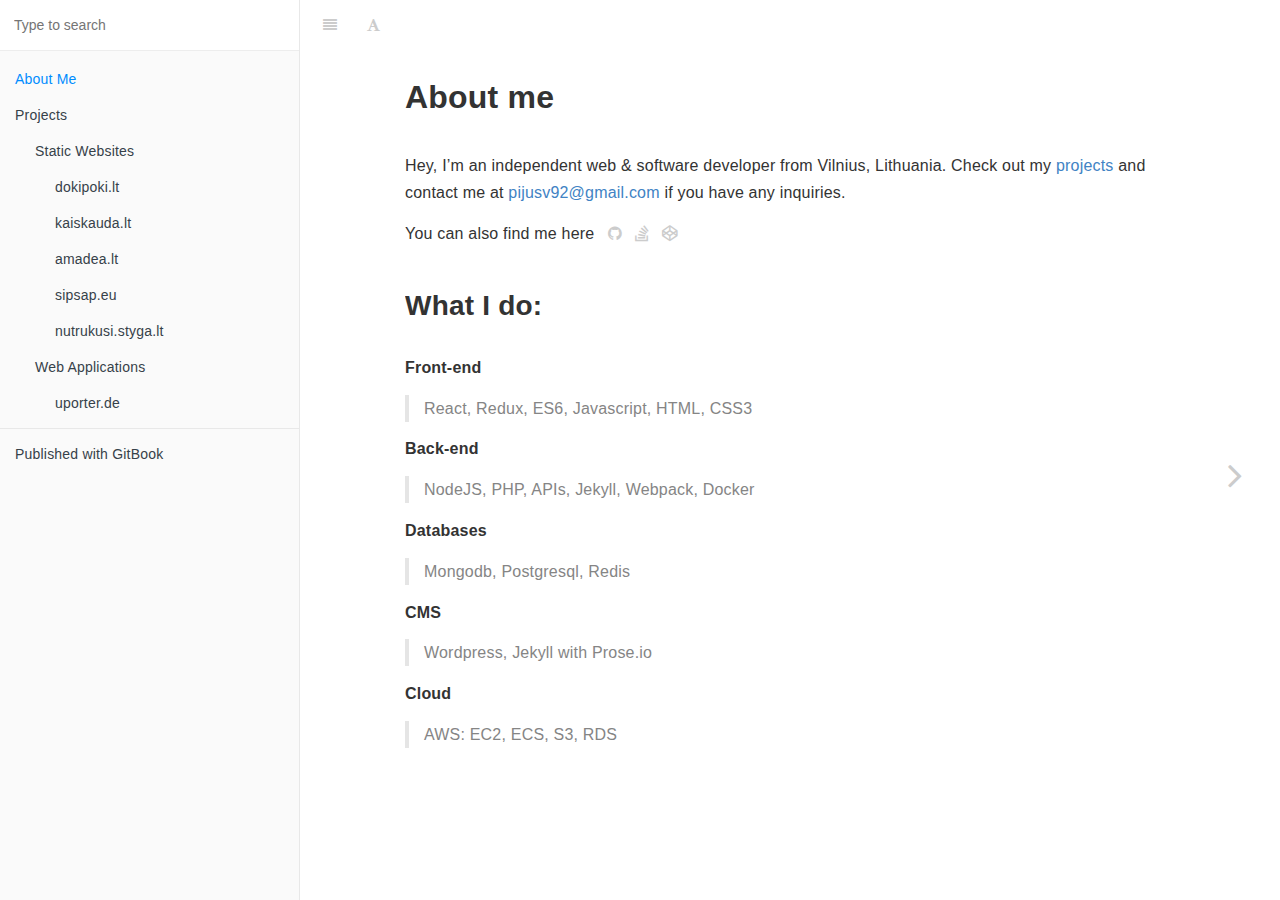
<file: index.html>
<!DOCTYPE HTML>
<html lang="" >
    <head>
        <meta charset="UTF-8">
        <meta content="text/html; charset=utf-8" http-equiv="Content-Type">
        <title>About Me · GitBook</title>
        <meta http-equiv="X-UA-Compatible" content="IE=edge" />
        <meta name="description" content="">
        <meta name="generator" content="GitBook 3.2.2">
        
        
        
    
    <link rel="stylesheet" href="gitbook/style.css">

    
            
                
                <link rel="stylesheet" href="gitbook/gitbook-plugin-highlight/website.css">
                
            
                
                <link rel="stylesheet" href="gitbook/gitbook-plugin-search/search.css">
                
            
                
                <link rel="stylesheet" href="gitbook/gitbook-plugin-fontsettings/website.css">
                
            
        

    

    
        
        <link rel="stylesheet" href="styles/website.css">
        
    
        
    
        
    
        
    
        
    
        
    

        
    
    
    <meta name="HandheldFriendly" content="true"/>
    <meta name="viewport" content="width=device-width, initial-scale=1, user-scalable=no">
    <meta name="apple-mobile-web-app-capable" content="yes">
    <meta name="apple-mobile-web-app-status-bar-style" content="black">
    <link rel="apple-touch-icon-precomposed" sizes="152x152" href="gitbook/images/apple-touch-icon-precomposed-152.png">
    <link rel="shortcut icon" href="gitbook/images/favicon.ico" type="image/x-icon">

    
    <link rel="next" href="Projects/" />
    
    

    </head>
    <body>
        
<div class="book">
    <div class="book-summary">
        
            
<div id="book-search-input" role="search">
    <input type="text" placeholder="Type to search" />
</div>

            
                <nav role="navigation">
                


<ul class="summary">
    
    

    

    
        
        
    
        <li class="chapter active" data-level="1.1" data-path="./">
            
                <a href="./">
            
                    
                    About Me
            
                </a>
            

            
        </li>
    
        <li class="chapter " data-level="1.2" data-path="Projects/">
            
                <a href="Projects/">
            
                    
                    Projects
            
                </a>
            

            
            <ul class="articles">
                
    
        <li class="chapter " data-level="1.2.1" data-path="Projects/static-websites.html">
            
                <a href="Projects/static-websites.html">
            
                    
                    Static Websites
            
                </a>
            

            
            <ul class="articles">
                
    
        <li class="chapter " data-level="1.2.1.1" data-path="Projects/Developed/Static Websites/dokipoki.lt.html">
            
                <a href="Projects/Developed/Static Websites/dokipoki.lt.html">
            
                    
                    dokipoki.lt
            
                </a>
            

            
        </li>
    
        <li class="chapter " data-level="1.2.1.2" data-path="Projects/Developed/Static Websites/kaiskauda.lt.html">
            
                <a href="Projects/Developed/Static Websites/kaiskauda.lt.html">
            
                    
                    kaiskauda.lt
            
                </a>
            

            
        </li>
    
        <li class="chapter " data-level="1.2.1.3" data-path="Projects/Developed/Static Websites/amadea.lt.html">
            
                <a href="Projects/Developed/Static Websites/amadea.lt.html">
            
                    
                    amadea.lt
            
                </a>
            

            
        </li>
    
        <li class="chapter " data-level="1.2.1.4" data-path="Projects/Developed/Static Websites/sipsap.eu.html">
            
                <a href="Projects/Developed/Static Websites/sipsap.eu.html">
            
                    
                    sipsap.eu
            
                </a>
            

            
        </li>
    
        <li class="chapter " data-level="1.2.1.5" data-path="Projects/Developed/Static Websites/nutrukusi.styga.lt.html">
            
                <a href="Projects/Developed/Static Websites/nutrukusi.styga.lt.html">
            
                    
                    nutrukusi.styga.lt
            
                </a>
            

            
        </li>
    

            </ul>
            
        </li>
    
        <li class="chapter " data-level="1.2.2" data-path="Projects/web-applications.html">
            
                <a href="Projects/web-applications.html">
            
                    
                    Web Applications
            
                </a>
            

            
            <ul class="articles">
                
    
        <li class="chapter " data-level="1.2.2.1" data-path="Projects/In Development/uporter.de.html">
            
                <a href="Projects/In Development/uporter.de.html">
            
                    
                    uporter.de
            
                </a>
            

            
        </li>
    

            </ul>
            
        </li>
    

            </ul>
            
        </li>
    

    

    <li class="divider"></li>

    <li>
        <a href="https://www.gitbook.com" target="blank" class="gitbook-link">
            Published with GitBook
        </a>
    </li>
</ul>


                </nav>
            
        
    </div>

    <div class="book-body">
        
            <div class="body-inner">
                
                    

<div class="book-header" role="navigation">
    

    <!-- Title -->
    <h1>
        <i class="fa fa-circle-o-notch fa-spin"></i>
        <a href="." >About Me</a>
    </h1>
</div>




                    <div class="page-wrapper" tabindex="-1" role="main">
                        <div class="page-inner">
                            
<div id="book-search-results">
    <div class="search-noresults">
    
                                <section class="normal markdown-section">
                                
                                <h1 id="about-me">About me</h1>
<p>Hey, I&#x2019;m an independent web &amp; software developer from Vilnius, Lithuania. Check out my <a href="Projects/">projects</a> and contact me at <a href="mailto:pijusv92@gmail.com" target="_blank">pijusv92@gmail.com</a>  if you have any inquiries.</p>
<p>You can also find me here &#xA0;
<a href="https://github.com/Epochi" title="Github" target="_blank"><i class="fa fa-github  bit-right custom-button" aria-hidden="true"></i></a> 
<a href="http://stackoverflow.com/users/6046981/pijusv" title="Stack Overflow" target="_blank"><i class="fa fa-stack-overflow bit-right custom-button" aria-hidden="true"></i></a>
<a href="http://codepen.io/Miauwi/" title="Codepen" target="_blank"><i class="fa fa-codepen  bit-right custom-button" aria-hidden="true"></i></a> </p>
<h2 id="what-i-do">What I do:</h2>
<p><strong>Front-end</strong></p>
<blockquote>
<p>React, Redux, ES6, Javascript, HTML, CSS3</p>
</blockquote>
<p><strong>Back-end</strong></p>
<blockquote>
<p>NodeJS, PHP, APIs, Jekyll, Webpack, Docker</p>
</blockquote>
<p><strong>Databases</strong></p>
<blockquote>
<p>Mongodb, Postgresql, Redis</p>
</blockquote>
<p><strong>CMS</strong></p>
<blockquote>
<p>Wordpress, Jekyll with Prose.io</p>
</blockquote>
<p><strong>Cloud</strong></p>
<blockquote>
<p>AWS: EC2, ECS, S3, RDS </p>
</blockquote>

                                
                                </section>
                            
    </div>
    <div class="search-results">
        <div class="has-results">
            
            <h1 class="search-results-title"><span class='search-results-count'></span> results matching "<span class='search-query'></span>"</h1>
            <ul class="search-results-list"></ul>
            
        </div>
        <div class="no-results">
            
            <h1 class="search-results-title">No results matching "<span class='search-query'></span>"</h1>
            
        </div>
    </div>
</div>

                        </div>
                    </div>
                
            </div>

            
                
                
                <a href="Projects/" class="navigation navigation-next navigation-unique" aria-label="Next page: Projects">
                    <i class="fa fa-angle-right"></i>
                </a>
                
            
        
    </div>

    <script>
        var gitbook = gitbook || [];
        gitbook.push(function() {
            gitbook.page.hasChanged({"page":{"title":"About Me","level":"1.1","depth":1,"next":{"title":"Projects","level":"1.2","depth":1,"path":"Projects/README.md","ref":"Projects/README.md","articles":[{"title":"Static Websites","level":"1.2.1","depth":2,"path":"Projects/static-websites.md","ref":"Projects/static-websites.md","articles":[{"title":"dokipoki.lt","level":"1.2.1.1","depth":3,"path":"Projects/Developed/Static Websites/dokipoki.lt.md","ref":"Projects/Developed/Static Websites/dokipoki.lt.md","articles":[]},{"title":"kaiskauda.lt","level":"1.2.1.2","depth":3,"path":"Projects/Developed/Static Websites/kaiskauda.lt.md","ref":"Projects/Developed/Static Websites/kaiskauda.lt.md","articles":[]},{"title":"amadea.lt","level":"1.2.1.3","depth":3,"path":"Projects/Developed/Static Websites/amadea.lt.md","ref":"Projects/Developed/Static Websites/amadea.lt.md","articles":[]},{"title":"sipsap.eu","level":"1.2.1.4","depth":3,"path":"Projects/Developed/Static Websites/sipsap.eu.md","ref":"Projects/Developed/Static Websites/sipsap.eu.md","articles":[]},{"title":"nutrukusi.styga.lt","level":"1.2.1.5","depth":3,"path":"Projects/Developed/Static Websites/nutrukusi.styga.lt.md","ref":"Projects/Developed/Static Websites/nutrukusi.styga.lt.md","articles":[]}]},{"title":"Web Applications","level":"1.2.2","depth":2,"path":"Projects/web-applications.md","ref":"Projects/web-applications.md","articles":[{"title":"uporter.de","level":"1.2.2.1","depth":3,"path":"Projects/In Development/uporter.de.md","ref":"Projects/In Development/uporter.de.md","articles":[]}]}]},"dir":"ltr"},"config":{"gitbook":"*","theme":"default","variables":{},"plugins":["-sharing","livereload"],"pluginsConfig":{"livereload":{},"highlight":{},"search":{},"lunr":{"maxIndexSize":1000000,"ignoreSpecialCharacters":false},"fontsettings":{"theme":"white","family":"sans","size":2},"theme-default":{"styles":{"website":"styles/website.css","pdf":"styles/pdf.css","epub":"styles/epub.css","mobi":"styles/mobi.css","ebook":"styles/ebook.css","print":"styles/print.css"},"showLevel":false}},"structure":{"langs":"LANGS.md","readme":"README.md","glossary":"GLOSSARY.md","summary":"SUMMARY.md"},"pdf":{"pageNumbers":false,"fontSize":12,"fontFamily":"Arial","paperSize":"a4","chapterMark":"pagebreak","pageBreaksBefore":"/","margin":{"right":62,"left":62,"top":56,"bottom":56}},"styles":{"website":"styles/website.css","pdf":"styles/pdf.css","epub":"styles/epub.css","mobi":"styles/mobi.css","ebook":"styles/ebook.css","print":"styles/print.css"}},"file":{"path":"README.md","mtime":"2017-05-09T18:54:33.040Z","type":"markdown"},"gitbook":{"version":"3.2.2","time":"2017-05-09T21:02:41.750Z"},"basePath":".","book":{"language":""}});
        });
    </script>
</div>

        
    <script src="gitbook/gitbook.js"></script>
    <script src="gitbook/theme.js"></script>
    
        
        <script src="gitbook/gitbook-plugin-livereload/plugin.js"></script>
        
    
        
        <script src="gitbook/gitbook-plugin-search/search-engine.js"></script>
        
    
        
        <script src="gitbook/gitbook-plugin-search/search.js"></script>
        
    
        
        <script src="gitbook/gitbook-plugin-lunr/lunr.min.js"></script>
        
    
        
        <script src="gitbook/gitbook-plugin-lunr/search-lunr.js"></script>
        
    
        
        <script src="gitbook/gitbook-plugin-fontsettings/fontsettings.js"></script>
        
    

    </body>
</html>
</file>
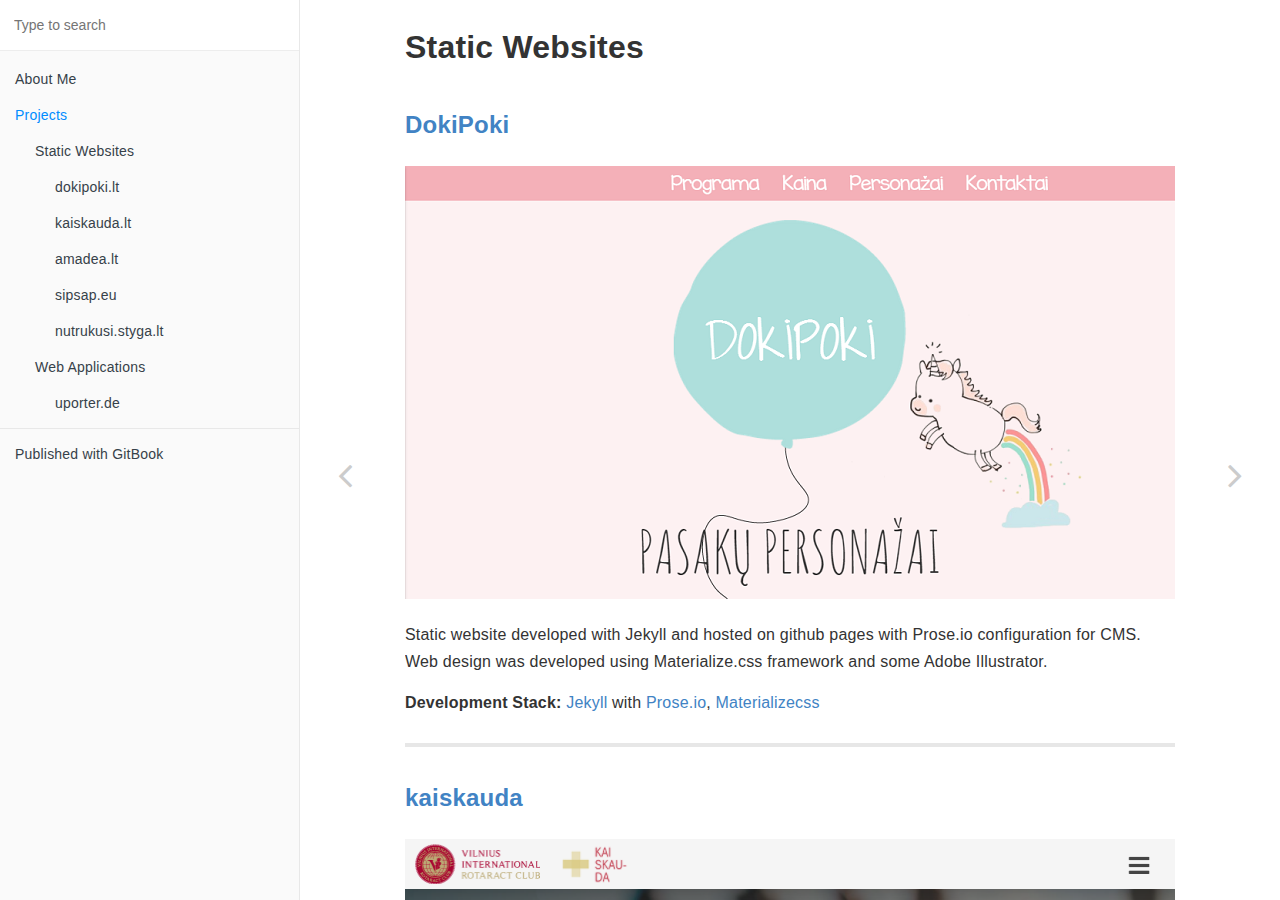
<file: Projects/index.html>
<!DOCTYPE HTML>
<html lang="" >
    <head>
        <meta charset="UTF-8">
        <meta content="text/html; charset=utf-8" http-equiv="Content-Type">
        <title>Projects · GitBook</title>
        <meta http-equiv="X-UA-Compatible" content="IE=edge" />
        <meta name="description" content="">
        <meta name="generator" content="GitBook 3.2.2">
        
        
        
    
    <link rel="stylesheet" href="../gitbook/style.css">

    
            
                
                <link rel="stylesheet" href="../gitbook/gitbook-plugin-highlight/website.css">
                
            
                
                <link rel="stylesheet" href="../gitbook/gitbook-plugin-search/search.css">
                
            
                
                <link rel="stylesheet" href="../gitbook/gitbook-plugin-fontsettings/website.css">
                
            
        

    

    
        
        <link rel="stylesheet" href="../styles/website.css">
        
    
        
    
        
    
        
    
        
    
        
    

        
    
    
    <meta name="HandheldFriendly" content="true"/>
    <meta name="viewport" content="width=device-width, initial-scale=1, user-scalable=no">
    <meta name="apple-mobile-web-app-capable" content="yes">
    <meta name="apple-mobile-web-app-status-bar-style" content="black">
    <link rel="apple-touch-icon-precomposed" sizes="152x152" href="../gitbook/images/apple-touch-icon-precomposed-152.png">
    <link rel="shortcut icon" href="../gitbook/images/favicon.ico" type="image/x-icon">

    
    <link rel="next" href="static-websites.html" />
    
    
    <link rel="prev" href="../" />
    

    </head>
    <body>
        
<div class="book">
    <div class="book-summary">
        
            
<div id="book-search-input" role="search">
    <input type="text" placeholder="Type to search" />
</div>

            
                <nav role="navigation">
                


<ul class="summary">
    
    

    

    
        
        
    
        <li class="chapter " data-level="1.1" data-path="../">
            
                <a href="../">
            
                    
                    About Me
            
                </a>
            

            
        </li>
    
        <li class="chapter active" data-level="1.2" data-path="./">
            
                <a href="./">
            
                    
                    Projects
            
                </a>
            

            
            <ul class="articles">
                
    
        <li class="chapter " data-level="1.2.1" data-path="static-websites.html">
            
                <a href="static-websites.html">
            
                    
                    Static Websites
            
                </a>
            

            
            <ul class="articles">
                
    
        <li class="chapter " data-level="1.2.1.1" data-path="Developed/Static Websites/dokipoki.lt.html">
            
                <a href="Developed/Static Websites/dokipoki.lt.html">
            
                    
                    dokipoki.lt
            
                </a>
            

            
        </li>
    
        <li class="chapter " data-level="1.2.1.2" data-path="Developed/Static Websites/kaiskauda.lt.html">
            
                <a href="Developed/Static Websites/kaiskauda.lt.html">
            
                    
                    kaiskauda.lt
            
                </a>
            

            
        </li>
    
        <li class="chapter " data-level="1.2.1.3" data-path="Developed/Static Websites/amadea.lt.html">
            
                <a href="Developed/Static Websites/amadea.lt.html">
            
                    
                    amadea.lt
            
                </a>
            

            
        </li>
    
        <li class="chapter " data-level="1.2.1.4" data-path="Developed/Static Websites/sipsap.eu.html">
            
                <a href="Developed/Static Websites/sipsap.eu.html">
            
                    
                    sipsap.eu
            
                </a>
            

            
        </li>
    
        <li class="chapter " data-level="1.2.1.5" data-path="Developed/Static Websites/nutrukusi.styga.lt.html">
            
                <a href="Developed/Static Websites/nutrukusi.styga.lt.html">
            
                    
                    nutrukusi.styga.lt
            
                </a>
            

            
        </li>
    

            </ul>
            
        </li>
    
        <li class="chapter " data-level="1.2.2" data-path="web-applications.html">
            
                <a href="web-applications.html">
            
                    
                    Web Applications
            
                </a>
            

            
            <ul class="articles">
                
    
        <li class="chapter " data-level="1.2.2.1" data-path="In Development/uporter.de.html">
            
                <a href="In Development/uporter.de.html">
            
                    
                    uporter.de
            
                </a>
            

            
        </li>
    

            </ul>
            
        </li>
    

            </ul>
            
        </li>
    

    

    <li class="divider"></li>

    <li>
        <a href="https://www.gitbook.com" target="blank" class="gitbook-link">
            Published with GitBook
        </a>
    </li>
</ul>


                </nav>
            
        
    </div>

    <div class="book-body">
        
            <div class="body-inner">
                
                    

<div class="book-header" role="navigation">
    

    <!-- Title -->
    <h1>
        <i class="fa fa-circle-o-notch fa-spin"></i>
        <a href=".." >Projects</a>
    </h1>
</div>




                    <div class="page-wrapper" tabindex="-1" role="main">
                        <div class="page-inner">
                            
<div id="book-search-results">
    <div class="search-noresults">
    
                                <section class="normal markdown-section">
                                
                                <h1 id="static-websites">Static Websites</h1>
<h3 id="dokipoki"><a href="Developed/Static%20Websites/dokipoki.lt.html">DokiPoki</a></h3>
<p><a href="http://www.dokipoki.lt" title="Go To Website" target="_blank"><img src="../assets/dokipoki.lt-.png" alt=""></a></p>
<p>Static website developed with Jekyll and hosted on github pages with Prose.io configuration for CMS. Web design was developed using Materialize.css framework and some Adobe Illustrator.</p>
<p><strong>Development Stack:</strong> <a href="https://jekyllrb.com/" target="_blank">Jekyll</a> with <a href="http://prose.io/" target="_blank">Prose.io</a>, <a href="http://materializecss.com/" target="_blank">Materializecss</a></p>
<hr>
<h3 id="kaiskauda"><a href="Developed/Static%20Websites/kaiskauda.lt.html">kaiskauda</a></h3>
<p><a href="http://www.kaiskauda.lt" title="Go To Website" target="_blank"><img src="../assets/www.kaiskauda.lt-.png" alt=""></a>
Static website developed for charity with Jekyll.</p>
<p><strong>Development Stack:</strong> <a href="https://jekyllrb.com/" target="_blank">Jekyll</a>, <a href="http://getbootstrap.com/" target="_blank">Bootstrap</a></p>
<hr>
<h3 id="amadea"><a href="Developed/Static%20Websites/amadea.lt.html">Amadea</a></h3>
<p><a href="http://www.amadea.lt" title="Go To Website" target="_blank"><img src="../assets/www.amadea.lt-.png" alt=""></a></p>
<p>Static website developed with Jekyll and hosted on github pages.</p>
<p><strong>Development Stack:</strong> <a href="https://jekyllrb.com/" target="_blank">Jekyll</a>, <a href="http://getbootstrap.com/" target="_blank">Bootstrap</a></p>
<hr>
<h3 id="nutr&#x16B;kusi-styga"><a href="Developed/Static%20Websites/nutrukusi.styga.lt.html">Nutr&#x16B;kusi Styga</a></h3>
<p><a href="http://www.nutrukusi.styga.lt" title="Go To Website" target="_blank"><img src="../assets/nutrukusi.styga.lt-.png" alt=""></a></p>
<p><strong>Development Stack:</strong> Wordpress</p>
<hr>
<h3 id="sipsap"><a href="Developed/Static%20Websites/sipsap.eu.html">SipSap</a></h3>
<p><a href="http://www.sipsap.eu" title="Go To Website" target="_blank"><img src="../assets/www.sipsap.eu-.png" alt=""></a></p>
<p>Static website developed with custom Wordpress template based on 3rd party design.</p>
<p><strong>Development Stack:</strong> Wordpress</p>
<hr>
<h1 id="web-applications">Web Applications</h1>
<h3 id="uporter-in-development"><a href="In%20Development/uporter.de.html">Uporter</a> *In Development</h3>
<p><a href="https://www.uporter.de" title="Go To Website" target="_blank"><img src="../assets/www.uporter.de-.png" alt=""></a></p>
<p>Hobby project. Web application where you can post, comment, vote. The idea behind it is to have facebook like interface for posts and reddit like commenting system that allows deep branching.</p>
<p><strong>Front-end:</strong> React, Redux, Material-ui</p>
<p><strong>Back-end:</strong> Node.js, Express.js</p>
<p><strong>Database:</strong> Postgresql, Redis</p>
<p><strong>Cloud:</strong> AWS EC2, ECS, RDS</p>

                                
                                </section>
                            
    </div>
    <div class="search-results">
        <div class="has-results">
            
            <h1 class="search-results-title"><span class='search-results-count'></span> results matching "<span class='search-query'></span>"</h1>
            <ul class="search-results-list"></ul>
            
        </div>
        <div class="no-results">
            
            <h1 class="search-results-title">No results matching "<span class='search-query'></span>"</h1>
            
        </div>
    </div>
</div>

                        </div>
                    </div>
                
            </div>

            
                
                <a href="../" class="navigation navigation-prev " aria-label="Previous page: About Me">
                    <i class="fa fa-angle-left"></i>
                </a>
                
                
                <a href="static-websites.html" class="navigation navigation-next " aria-label="Next page: Static Websites">
                    <i class="fa fa-angle-right"></i>
                </a>
                
            
        
    </div>

    <script>
        var gitbook = gitbook || [];
        gitbook.push(function() {
            gitbook.page.hasChanged({"page":{"title":"Projects","level":"1.2","depth":1,"next":{"title":"Static Websites","level":"1.2.1","depth":2,"path":"Projects/static-websites.md","ref":"Projects/static-websites.md","articles":[{"title":"dokipoki.lt","level":"1.2.1.1","depth":3,"path":"Projects/Developed/Static Websites/dokipoki.lt.md","ref":"Projects/Developed/Static Websites/dokipoki.lt.md","articles":[]},{"title":"kaiskauda.lt","level":"1.2.1.2","depth":3,"path":"Projects/Developed/Static Websites/kaiskauda.lt.md","ref":"Projects/Developed/Static Websites/kaiskauda.lt.md","articles":[]},{"title":"amadea.lt","level":"1.2.1.3","depth":3,"path":"Projects/Developed/Static Websites/amadea.lt.md","ref":"Projects/Developed/Static Websites/amadea.lt.md","articles":[]},{"title":"sipsap.eu","level":"1.2.1.4","depth":3,"path":"Projects/Developed/Static Websites/sipsap.eu.md","ref":"Projects/Developed/Static Websites/sipsap.eu.md","articles":[]},{"title":"nutrukusi.styga.lt","level":"1.2.1.5","depth":3,"path":"Projects/Developed/Static Websites/nutrukusi.styga.lt.md","ref":"Projects/Developed/Static Websites/nutrukusi.styga.lt.md","articles":[]}]},"previous":{"title":"About Me","level":"1.1","depth":1,"path":"README.md","ref":"README.md","articles":[]},"dir":"ltr"},"config":{"gitbook":"*","theme":"default","variables":{},"plugins":["-sharing","livereload"],"pluginsConfig":{"livereload":{},"highlight":{},"search":{},"lunr":{"maxIndexSize":1000000,"ignoreSpecialCharacters":false},"fontsettings":{"theme":"white","family":"sans","size":2},"theme-default":{"styles":{"website":"styles/website.css","pdf":"styles/pdf.css","epub":"styles/epub.css","mobi":"styles/mobi.css","ebook":"styles/ebook.css","print":"styles/print.css"},"showLevel":false}},"structure":{"langs":"LANGS.md","readme":"README.md","glossary":"GLOSSARY.md","summary":"SUMMARY.md"},"pdf":{"pageNumbers":false,"fontSize":12,"fontFamily":"Arial","paperSize":"a4","chapterMark":"pagebreak","pageBreaksBefore":"/","margin":{"right":62,"left":62,"top":56,"bottom":56}},"styles":{"website":"styles/website.css","pdf":"styles/pdf.css","epub":"styles/epub.css","mobi":"styles/mobi.css","ebook":"styles/ebook.css","print":"styles/print.css"}},"file":{"path":"Projects/README.md","mtime":"2017-05-08T18:55:55.257Z","type":"markdown"},"gitbook":{"version":"3.2.2","time":"2017-05-09T21:02:41.750Z"},"basePath":"..","book":{"language":""}});
        });
    </script>
</div>

        
    <script src="../gitbook/gitbook.js"></script>
    <script src="../gitbook/theme.js"></script>
    
        
        <script src="../gitbook/gitbook-plugin-livereload/plugin.js"></script>
        
    
        
        <script src="../gitbook/gitbook-plugin-search/search-engine.js"></script>
        
    
        
        <script src="../gitbook/gitbook-plugin-search/search.js"></script>
        
    
        
        <script src="../gitbook/gitbook-plugin-lunr/lunr.min.js"></script>
        
    
        
        <script src="../gitbook/gitbook-plugin-lunr/search-lunr.js"></script>
        
    
        
        <script src="../gitbook/gitbook-plugin-fontsettings/fontsettings.js"></script>
        
    

    </body>
</html>
</file>
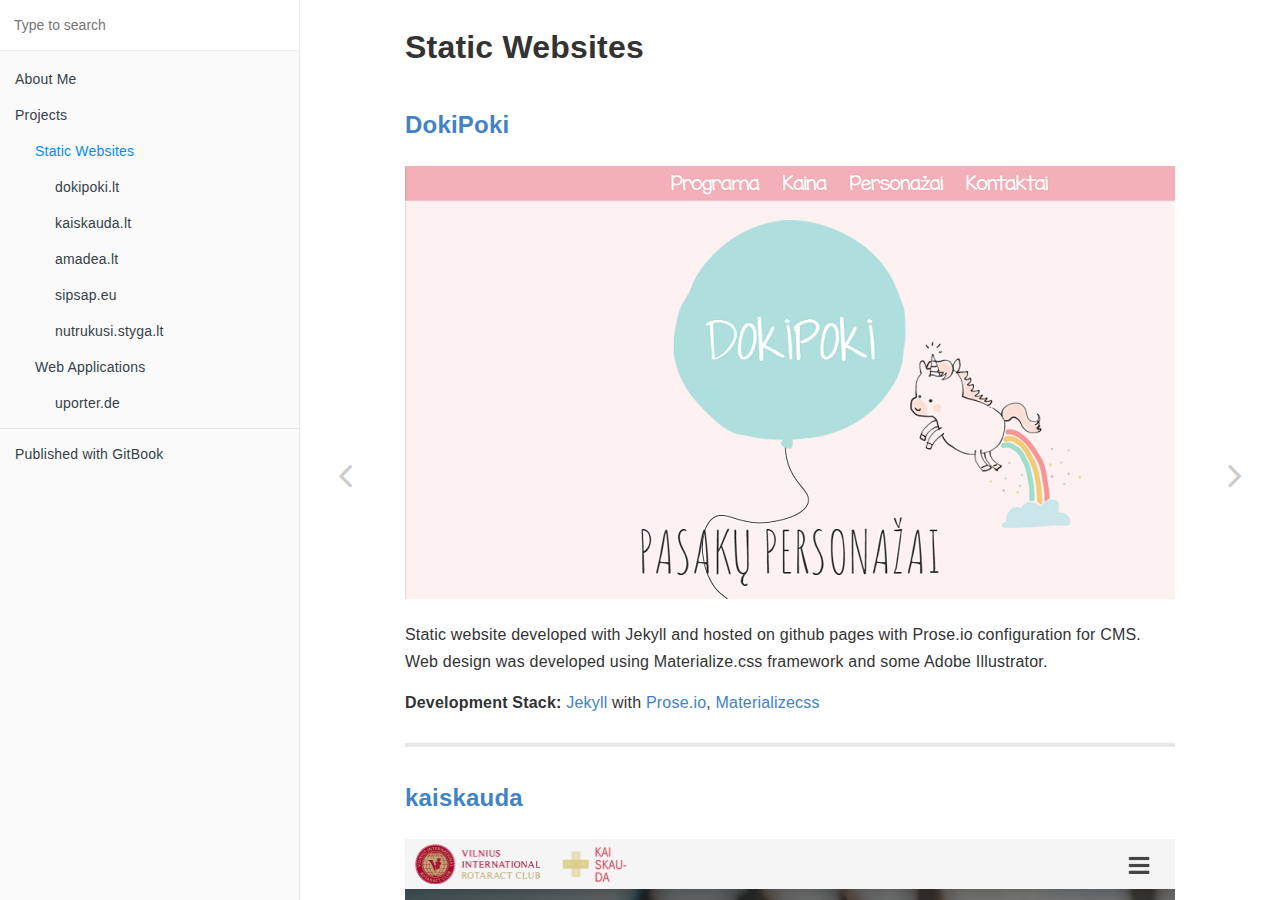
<file: Projects/static-websites.html>
<!DOCTYPE HTML>
<html lang="" >
    <head>
        <meta charset="UTF-8">
        <meta content="text/html; charset=utf-8" http-equiv="Content-Type">
        <title>Static Websites · GitBook</title>
        <meta http-equiv="X-UA-Compatible" content="IE=edge" />
        <meta name="description" content="">
        <meta name="generator" content="GitBook 3.2.2">
        
        
        
    
    <link rel="stylesheet" href="../gitbook/style.css">

    
            
                
                <link rel="stylesheet" href="../gitbook/gitbook-plugin-highlight/website.css">
                
            
                
                <link rel="stylesheet" href="../gitbook/gitbook-plugin-search/search.css">
                
            
                
                <link rel="stylesheet" href="../gitbook/gitbook-plugin-fontsettings/website.css">
                
            
        

    

    
        
        <link rel="stylesheet" href="../styles/website.css">
        
    
        
    
        
    
        
    
        
    
        
    

        
    
    
    <meta name="HandheldFriendly" content="true"/>
    <meta name="viewport" content="width=device-width, initial-scale=1, user-scalable=no">
    <meta name="apple-mobile-web-app-capable" content="yes">
    <meta name="apple-mobile-web-app-status-bar-style" content="black">
    <link rel="apple-touch-icon-precomposed" sizes="152x152" href="../gitbook/images/apple-touch-icon-precomposed-152.png">
    <link rel="shortcut icon" href="../gitbook/images/favicon.ico" type="image/x-icon">

    
    <link rel="next" href="Developed/Static Websites/dokipoki.lt.html" />
    
    
    <link rel="prev" href="./" />
    

    </head>
    <body>
        
<div class="book">
    <div class="book-summary">
        
            
<div id="book-search-input" role="search">
    <input type="text" placeholder="Type to search" />
</div>

            
                <nav role="navigation">
                


<ul class="summary">
    
    

    

    
        
        
    
        <li class="chapter " data-level="1.1" data-path="../">
            
                <a href="../">
            
                    
                    About Me
            
                </a>
            

            
        </li>
    
        <li class="chapter " data-level="1.2" data-path="./">
            
                <a href="./">
            
                    
                    Projects
            
                </a>
            

            
            <ul class="articles">
                
    
        <li class="chapter active" data-level="1.2.1" data-path="static-websites.html">
            
                <a href="static-websites.html">
            
                    
                    Static Websites
            
                </a>
            

            
            <ul class="articles">
                
    
        <li class="chapter " data-level="1.2.1.1" data-path="Developed/Static Websites/dokipoki.lt.html">
            
                <a href="Developed/Static Websites/dokipoki.lt.html">
            
                    
                    dokipoki.lt
            
                </a>
            

            
        </li>
    
        <li class="chapter " data-level="1.2.1.2" data-path="Developed/Static Websites/kaiskauda.lt.html">
            
                <a href="Developed/Static Websites/kaiskauda.lt.html">
            
                    
                    kaiskauda.lt
            
                </a>
            

            
        </li>
    
        <li class="chapter " data-level="1.2.1.3" data-path="Developed/Static Websites/amadea.lt.html">
            
                <a href="Developed/Static Websites/amadea.lt.html">
            
                    
                    amadea.lt
            
                </a>
            

            
        </li>
    
        <li class="chapter " data-level="1.2.1.4" data-path="Developed/Static Websites/sipsap.eu.html">
            
                <a href="Developed/Static Websites/sipsap.eu.html">
            
                    
                    sipsap.eu
            
                </a>
            

            
        </li>
    
        <li class="chapter " data-level="1.2.1.5" data-path="Developed/Static Websites/nutrukusi.styga.lt.html">
            
                <a href="Developed/Static Websites/nutrukusi.styga.lt.html">
            
                    
                    nutrukusi.styga.lt
            
                </a>
            

            
        </li>
    

            </ul>
            
        </li>
    
        <li class="chapter " data-level="1.2.2" data-path="web-applications.html">
            
                <a href="web-applications.html">
            
                    
                    Web Applications
            
                </a>
            

            
            <ul class="articles">
                
    
        <li class="chapter " data-level="1.2.2.1" data-path="In Development/uporter.de.html">
            
                <a href="In Development/uporter.de.html">
            
                    
                    uporter.de
            
                </a>
            

            
        </li>
    

            </ul>
            
        </li>
    

            </ul>
            
        </li>
    

    

    <li class="divider"></li>

    <li>
        <a href="https://www.gitbook.com" target="blank" class="gitbook-link">
            Published with GitBook
        </a>
    </li>
</ul>


                </nav>
            
        
    </div>

    <div class="book-body">
        
            <div class="body-inner">
                
                    

<div class="book-header" role="navigation">
    

    <!-- Title -->
    <h1>
        <i class="fa fa-circle-o-notch fa-spin"></i>
        <a href=".." >Static Websites</a>
    </h1>
</div>




                    <div class="page-wrapper" tabindex="-1" role="main">
                        <div class="page-inner">
                            
<div id="book-search-results">
    <div class="search-noresults">
    
                                <section class="normal markdown-section">
                                
                                <h1 id="static-websites">Static Websites</h1>
<h3 id="dokipoki"><a href="Developed/Static%20Websites/dokipoki.lt.html">DokiPoki</a></h3>
<p><a href="http://www.dokipoki.lt" title="Go To Website" target="_blank"><img src="../assets/dokipoki.lt-.png" alt=""></a></p>
<p>Static website developed with Jekyll and hosted on github pages with Prose.io configuration for CMS. Web design was developed using Materialize.css framework and some Adobe Illustrator.</p>
<p><strong>Development Stack:</strong> <a href="https://jekyllrb.com/" target="_blank">Jekyll</a> with <a href="http://prose.io/" target="_blank">Prose.io</a>, <a href="http://materializecss.com/" target="_blank">Materializecss</a></p>
<hr>
<h3 id="kaiskauda"><a href="Developed/Static%20Websites/kaiskauda.lt.html">kaiskauda</a></h3>
<p><a href="http://www.kaiskauda.lt" title="Go To Website" target="_blank"><img src="../assets/www.kaiskauda.lt-.png" alt=""></a>
Static website developed for charity with Jekyll.</p>
<p><strong>Development Stack:</strong> <a href="https://jekyllrb.com/" target="_blank">Jekyll</a>, <a href="http://getbootstrap.com/" target="_blank">Bootstrap</a></p>
<hr>
<h3 id="amadea"><a href="Developed/Static%20Websites/amadea.lt.html">Amadea</a></h3>
<p><a href="http://www.amadea.lt" title="Go To Website" target="_blank"><img src="../assets/www.amadea.lt-.png" alt=""></a></p>
<p>Static website developed with Jekyll and hosted on github pages.</p>
<p><strong>Development Stack:</strong> <a href="https://jekyllrb.com/" target="_blank">Jekyll</a>, <a href="http://getbootstrap.com/" target="_blank">Bootstrap</a></p>
<hr>
<h3 id="nutr&#x16B;kusi-styga"><a href="Developed/Static%20Websites/nutrukusi.styga.lt.html">Nutr&#x16B;kusi Styga</a></h3>
<p><a href="http://www.nutrukusi.styga.lt" title="Go To Website" target="_blank"><img src="../assets/nutrukusi.styga.lt-.png" alt=""></a></p>
<p><strong>Development Stack:</strong> Wordpress</p>
<hr>
<h3 id="sipsap"><a href="Developed/Static%20Websites/sipsap.eu.html">SipSap</a></h3>
<p><a href="http://www.sipsap.eu" title="Go To Website" target="_blank"><img src="../assets/www.sipsap.eu-.png" alt=""></a></p>
<p>Static website developed with custom Wordpress template based on 3rd party design.</p>
<p><strong>Development Stack:</strong> Wordpress</p>
<hr>

                                
                                </section>
                            
    </div>
    <div class="search-results">
        <div class="has-results">
            
            <h1 class="search-results-title"><span class='search-results-count'></span> results matching "<span class='search-query'></span>"</h1>
            <ul class="search-results-list"></ul>
            
        </div>
        <div class="no-results">
            
            <h1 class="search-results-title">No results matching "<span class='search-query'></span>"</h1>
            
        </div>
    </div>
</div>

                        </div>
                    </div>
                
            </div>

            
                
                <a href="./" class="navigation navigation-prev " aria-label="Previous page: Projects">
                    <i class="fa fa-angle-left"></i>
                </a>
                
                
                <a href="Developed/Static Websites/dokipoki.lt.html" class="navigation navigation-next " aria-label="Next page: dokipoki.lt">
                    <i class="fa fa-angle-right"></i>
                </a>
                
            
        
    </div>

    <script>
        var gitbook = gitbook || [];
        gitbook.push(function() {
            gitbook.page.hasChanged({"page":{"title":"Static Websites","level":"1.2.1","depth":2,"next":{"title":"dokipoki.lt","level":"1.2.1.1","depth":3,"path":"Projects/Developed/Static Websites/dokipoki.lt.md","ref":"Projects/Developed/Static Websites/dokipoki.lt.md","articles":[]},"previous":{"title":"Projects","level":"1.2","depth":1,"path":"Projects/README.md","ref":"Projects/README.md","articles":[{"title":"Static Websites","level":"1.2.1","depth":2,"path":"Projects/static-websites.md","ref":"Projects/static-websites.md","articles":[{"title":"dokipoki.lt","level":"1.2.1.1","depth":3,"path":"Projects/Developed/Static Websites/dokipoki.lt.md","ref":"Projects/Developed/Static Websites/dokipoki.lt.md","articles":[]},{"title":"kaiskauda.lt","level":"1.2.1.2","depth":3,"path":"Projects/Developed/Static Websites/kaiskauda.lt.md","ref":"Projects/Developed/Static Websites/kaiskauda.lt.md","articles":[]},{"title":"amadea.lt","level":"1.2.1.3","depth":3,"path":"Projects/Developed/Static Websites/amadea.lt.md","ref":"Projects/Developed/Static Websites/amadea.lt.md","articles":[]},{"title":"sipsap.eu","level":"1.2.1.4","depth":3,"path":"Projects/Developed/Static Websites/sipsap.eu.md","ref":"Projects/Developed/Static Websites/sipsap.eu.md","articles":[]},{"title":"nutrukusi.styga.lt","level":"1.2.1.5","depth":3,"path":"Projects/Developed/Static Websites/nutrukusi.styga.lt.md","ref":"Projects/Developed/Static Websites/nutrukusi.styga.lt.md","articles":[]}]},{"title":"Web Applications","level":"1.2.2","depth":2,"path":"Projects/web-applications.md","ref":"Projects/web-applications.md","articles":[{"title":"uporter.de","level":"1.2.2.1","depth":3,"path":"Projects/In Development/uporter.de.md","ref":"Projects/In Development/uporter.de.md","articles":[]}]}]},"dir":"ltr"},"config":{"gitbook":"*","theme":"default","variables":{},"plugins":["-sharing","livereload"],"pluginsConfig":{"livereload":{},"highlight":{},"search":{},"lunr":{"maxIndexSize":1000000,"ignoreSpecialCharacters":false},"fontsettings":{"theme":"white","family":"sans","size":2},"theme-default":{"styles":{"website":"styles/website.css","pdf":"styles/pdf.css","epub":"styles/epub.css","mobi":"styles/mobi.css","ebook":"styles/ebook.css","print":"styles/print.css"},"showLevel":false}},"structure":{"langs":"LANGS.md","readme":"README.md","glossary":"GLOSSARY.md","summary":"SUMMARY.md"},"pdf":{"pageNumbers":false,"fontSize":12,"fontFamily":"Arial","paperSize":"a4","chapterMark":"pagebreak","pageBreaksBefore":"/","margin":{"right":62,"left":62,"top":56,"bottom":56}},"styles":{"website":"styles/website.css","pdf":"styles/pdf.css","epub":"styles/epub.css","mobi":"styles/mobi.css","ebook":"styles/ebook.css","print":"styles/print.css"}},"file":{"path":"Projects/static-websites.md","mtime":"2017-05-09T16:51:22.008Z","type":"markdown"},"gitbook":{"version":"3.2.2","time":"2017-05-09T21:02:41.750Z"},"basePath":"..","book":{"language":""}});
        });
    </script>
</div>

        
    <script src="../gitbook/gitbook.js"></script>
    <script src="../gitbook/theme.js"></script>
    
        
        <script src="../gitbook/gitbook-plugin-livereload/plugin.js"></script>
        
    
        
        <script src="../gitbook/gitbook-plugin-search/search-engine.js"></script>
        
    
        
        <script src="../gitbook/gitbook-plugin-search/search.js"></script>
        
    
        
        <script src="../gitbook/gitbook-plugin-lunr/lunr.min.js"></script>
        
    
        
        <script src="../gitbook/gitbook-plugin-lunr/search-lunr.js"></script>
        
    
        
        <script src="../gitbook/gitbook-plugin-fontsettings/fontsettings.js"></script>
        
    

    </body>
</html>
</file>
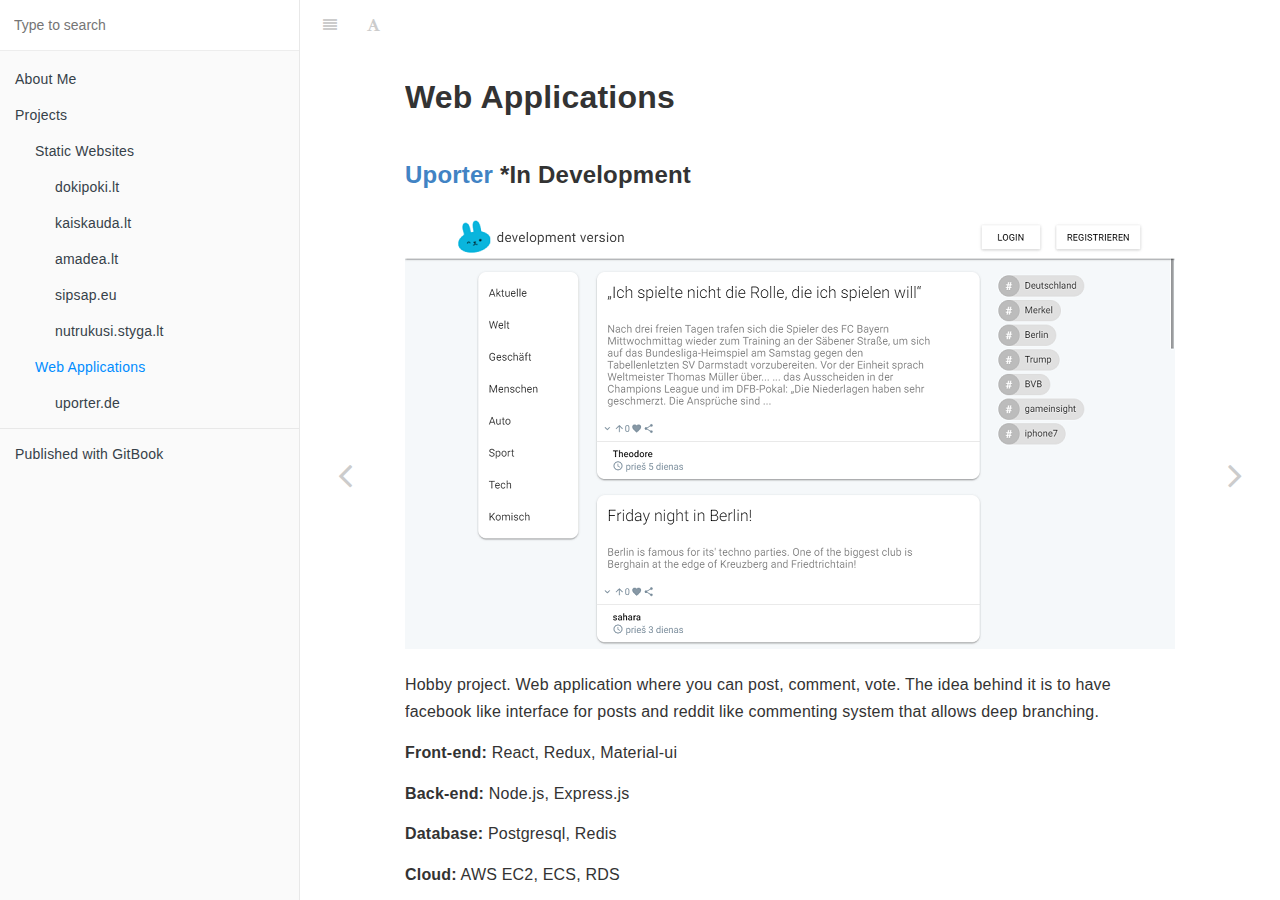
<file: Projects/web-applications.html>
<!DOCTYPE HTML>
<html lang="" >
    <head>
        <meta charset="UTF-8">
        <meta content="text/html; charset=utf-8" http-equiv="Content-Type">
        <title>Web Applications · GitBook</title>
        <meta http-equiv="X-UA-Compatible" content="IE=edge" />
        <meta name="description" content="">
        <meta name="generator" content="GitBook 3.2.2">
        
        
        
    
    <link rel="stylesheet" href="../gitbook/style.css">

    
            
                
                <link rel="stylesheet" href="../gitbook/gitbook-plugin-highlight/website.css">
                
            
                
                <link rel="stylesheet" href="../gitbook/gitbook-plugin-search/search.css">
                
            
                
                <link rel="stylesheet" href="../gitbook/gitbook-plugin-fontsettings/website.css">
                
            
        

    

    
        
        <link rel="stylesheet" href="../styles/website.css">
        
    
        
    
        
    
        
    
        
    
        
    

        
    
    
    <meta name="HandheldFriendly" content="true"/>
    <meta name="viewport" content="width=device-width, initial-scale=1, user-scalable=no">
    <meta name="apple-mobile-web-app-capable" content="yes">
    <meta name="apple-mobile-web-app-status-bar-style" content="black">
    <link rel="apple-touch-icon-precomposed" sizes="152x152" href="../gitbook/images/apple-touch-icon-precomposed-152.png">
    <link rel="shortcut icon" href="../gitbook/images/favicon.ico" type="image/x-icon">

    
    <link rel="next" href="In Development/uporter.de.html" />
    
    
    <link rel="prev" href="Developed/Static Websites/nutrukusi.styga.lt.html" />
    

    </head>
    <body>
        
<div class="book">
    <div class="book-summary">
        
            
<div id="book-search-input" role="search">
    <input type="text" placeholder="Type to search" />
</div>

            
                <nav role="navigation">
                


<ul class="summary">
    
    

    

    
        
        
    
        <li class="chapter " data-level="1.1" data-path="../">
            
                <a href="../">
            
                    
                    About Me
            
                </a>
            

            
        </li>
    
        <li class="chapter " data-level="1.2" data-path="./">
            
                <a href="./">
            
                    
                    Projects
            
                </a>
            

            
            <ul class="articles">
                
    
        <li class="chapter " data-level="1.2.1" data-path="static-websites.html">
            
                <a href="static-websites.html">
            
                    
                    Static Websites
            
                </a>
            

            
            <ul class="articles">
                
    
        <li class="chapter " data-level="1.2.1.1" data-path="Developed/Static Websites/dokipoki.lt.html">
            
                <a href="Developed/Static Websites/dokipoki.lt.html">
            
                    
                    dokipoki.lt
            
                </a>
            

            
        </li>
    
        <li class="chapter " data-level="1.2.1.2" data-path="Developed/Static Websites/kaiskauda.lt.html">
            
                <a href="Developed/Static Websites/kaiskauda.lt.html">
            
                    
                    kaiskauda.lt
            
                </a>
            

            
        </li>
    
        <li class="chapter " data-level="1.2.1.3" data-path="Developed/Static Websites/amadea.lt.html">
            
                <a href="Developed/Static Websites/amadea.lt.html">
            
                    
                    amadea.lt
            
                </a>
            

            
        </li>
    
        <li class="chapter " data-level="1.2.1.4" data-path="Developed/Static Websites/sipsap.eu.html">
            
                <a href="Developed/Static Websites/sipsap.eu.html">
            
                    
                    sipsap.eu
            
                </a>
            

            
        </li>
    
        <li class="chapter " data-level="1.2.1.5" data-path="Developed/Static Websites/nutrukusi.styga.lt.html">
            
                <a href="Developed/Static Websites/nutrukusi.styga.lt.html">
            
                    
                    nutrukusi.styga.lt
            
                </a>
            

            
        </li>
    

            </ul>
            
        </li>
    
        <li class="chapter active" data-level="1.2.2" data-path="web-applications.html">
            
                <a href="web-applications.html">
            
                    
                    Web Applications
            
                </a>
            

            
            <ul class="articles">
                
    
        <li class="chapter " data-level="1.2.2.1" data-path="In Development/uporter.de.html">
            
                <a href="In Development/uporter.de.html">
            
                    
                    uporter.de
            
                </a>
            

            
        </li>
    

            </ul>
            
        </li>
    

            </ul>
            
        </li>
    

    

    <li class="divider"></li>

    <li>
        <a href="https://www.gitbook.com" target="blank" class="gitbook-link">
            Published with GitBook
        </a>
    </li>
</ul>


                </nav>
            
        
    </div>

    <div class="book-body">
        
            <div class="body-inner">
                
                    

<div class="book-header" role="navigation">
    

    <!-- Title -->
    <h1>
        <i class="fa fa-circle-o-notch fa-spin"></i>
        <a href=".." >Web Applications</a>
    </h1>
</div>




                    <div class="page-wrapper" tabindex="-1" role="main">
                        <div class="page-inner">
                            
<div id="book-search-results">
    <div class="search-noresults">
    
                                <section class="normal markdown-section">
                                
                                <h1 id="web-applications">Web Applications</h1>
<h3 id="uporter-in-development"><a href="In%20Development/uporter.de.html">Uporter</a> *In Development</h3>
<p><a href="https://www.uporter.de" title="Go To Website" target="_blank"><img src="../assets/www.uporter.de-.png" alt=""></a></p>
<p>Hobby project. Web application where you can post, comment, vote. The idea behind it is to have facebook like interface for posts and reddit like commenting system that allows deep branching.</p>
<p><strong>Front-end:</strong> React, Redux, Material-ui</p>
<p><strong>Back-end:</strong> Node.js, Express.js</p>
<p><strong>Database:</strong> Postgresql, Redis</p>
<p><strong>Cloud:</strong> AWS EC2, ECS, RDS</p>

                                
                                </section>
                            
    </div>
    <div class="search-results">
        <div class="has-results">
            
            <h1 class="search-results-title"><span class='search-results-count'></span> results matching "<span class='search-query'></span>"</h1>
            <ul class="search-results-list"></ul>
            
        </div>
        <div class="no-results">
            
            <h1 class="search-results-title">No results matching "<span class='search-query'></span>"</h1>
            
        </div>
    </div>
</div>

                        </div>
                    </div>
                
            </div>

            
                
                <a href="Developed/Static Websites/nutrukusi.styga.lt.html" class="navigation navigation-prev " aria-label="Previous page: nutrukusi.styga.lt">
                    <i class="fa fa-angle-left"></i>
                </a>
                
                
                <a href="In Development/uporter.de.html" class="navigation navigation-next " aria-label="Next page: uporter.de">
                    <i class="fa fa-angle-right"></i>
                </a>
                
            
        
    </div>

    <script>
        var gitbook = gitbook || [];
        gitbook.push(function() {
            gitbook.page.hasChanged({"page":{"title":"Web Applications","level":"1.2.2","depth":2,"next":{"title":"uporter.de","level":"1.2.2.1","depth":3,"path":"Projects/In Development/uporter.de.md","ref":"Projects/In Development/uporter.de.md","articles":[]},"previous":{"title":"nutrukusi.styga.lt","level":"1.2.1.5","depth":3,"path":"Projects/Developed/Static Websites/nutrukusi.styga.lt.md","ref":"Projects/Developed/Static Websites/nutrukusi.styga.lt.md","articles":[]},"dir":"ltr"},"config":{"gitbook":"*","theme":"default","variables":{},"plugins":["-sharing","livereload"],"pluginsConfig":{"livereload":{},"highlight":{},"search":{},"lunr":{"maxIndexSize":1000000,"ignoreSpecialCharacters":false},"fontsettings":{"theme":"white","family":"sans","size":2},"theme-default":{"styles":{"website":"styles/website.css","pdf":"styles/pdf.css","epub":"styles/epub.css","mobi":"styles/mobi.css","ebook":"styles/ebook.css","print":"styles/print.css"},"showLevel":false}},"structure":{"langs":"LANGS.md","readme":"README.md","glossary":"GLOSSARY.md","summary":"SUMMARY.md"},"pdf":{"pageNumbers":false,"fontSize":12,"fontFamily":"Arial","paperSize":"a4","chapterMark":"pagebreak","pageBreaksBefore":"/","margin":{"right":62,"left":62,"top":56,"bottom":56}},"styles":{"website":"styles/website.css","pdf":"styles/pdf.css","epub":"styles/epub.css","mobi":"styles/mobi.css","ebook":"styles/ebook.css","print":"styles/print.css"}},"file":{"path":"Projects/web-applications.md","mtime":"2017-05-09T18:32:17.900Z","type":"markdown"},"gitbook":{"version":"3.2.2","time":"2017-05-09T21:02:41.750Z"},"basePath":"..","book":{"language":""}});
        });
    </script>
</div>

        
    <script src="../gitbook/gitbook.js"></script>
    <script src="../gitbook/theme.js"></script>
    
        
        <script src="../gitbook/gitbook-plugin-livereload/plugin.js"></script>
        
    
        
        <script src="../gitbook/gitbook-plugin-search/search-engine.js"></script>
        
    
        
        <script src="../gitbook/gitbook-plugin-search/search.js"></script>
        
    
        
        <script src="../gitbook/gitbook-plugin-lunr/lunr.min.js"></script>
        
    
        
        <script src="../gitbook/gitbook-plugin-lunr/search-lunr.js"></script>
        
    
        
        <script src="../gitbook/gitbook-plugin-fontsettings/fontsettings.js"></script>
        
    

    </body>
</html>
</file>
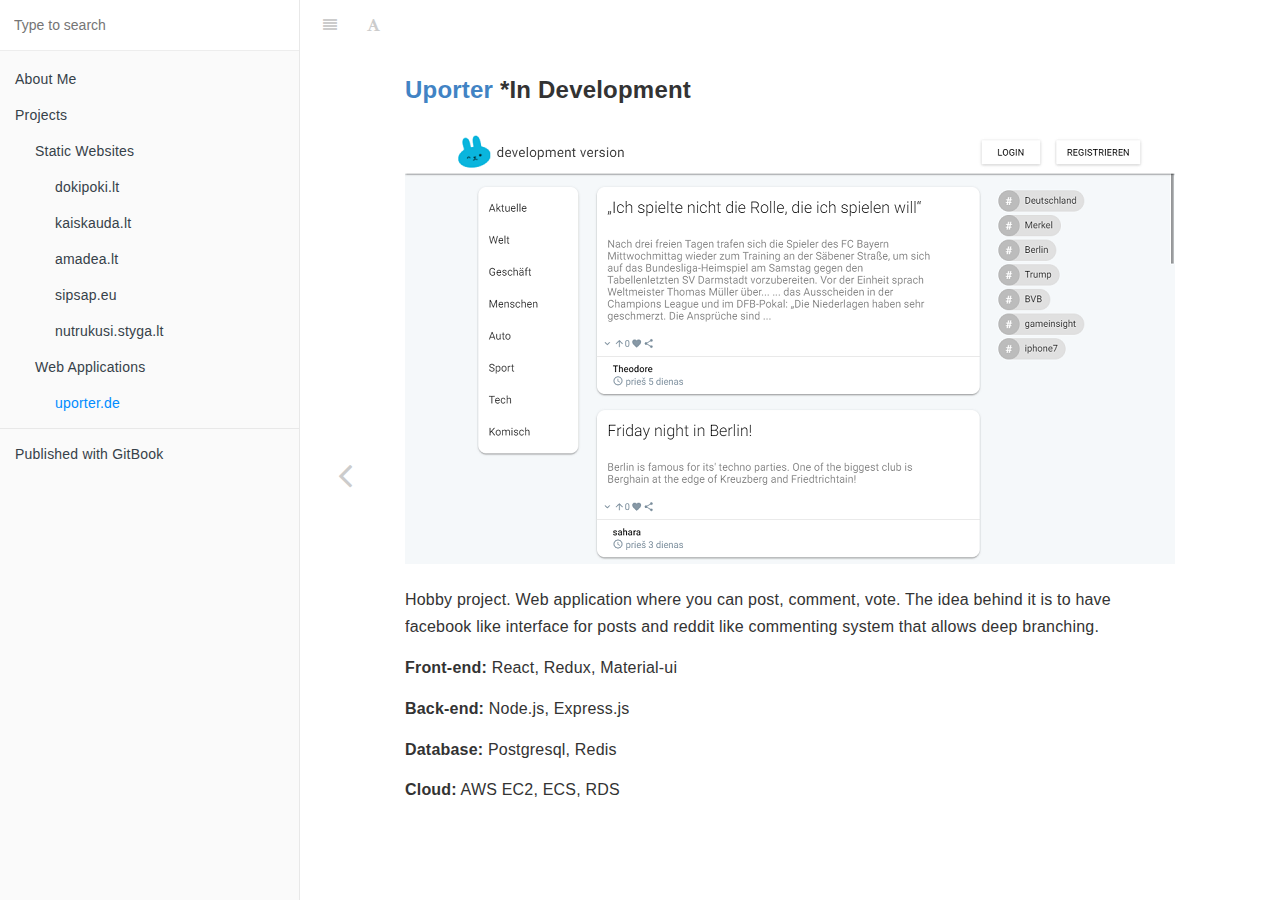
<file: Projects/In Development/uporter.de.html>
<!DOCTYPE HTML>
<html lang="" >
    <head>
        <meta charset="UTF-8">
        <meta content="text/html; charset=utf-8" http-equiv="Content-Type">
        <title>uporter.de · GitBook</title>
        <meta http-equiv="X-UA-Compatible" content="IE=edge" />
        <meta name="description" content="">
        <meta name="generator" content="GitBook 3.2.2">
        
        
        
    
    <link rel="stylesheet" href="../../gitbook/style.css">

    
            
                
                <link rel="stylesheet" href="../../gitbook/gitbook-plugin-highlight/website.css">
                
            
                
                <link rel="stylesheet" href="../../gitbook/gitbook-plugin-search/search.css">
                
            
                
                <link rel="stylesheet" href="../../gitbook/gitbook-plugin-fontsettings/website.css">
                
            
        

    

    
        
        <link rel="stylesheet" href="../../styles/website.css">
        
    
        
    
        
    
        
    
        
    
        
    

        
    
    
    <meta name="HandheldFriendly" content="true"/>
    <meta name="viewport" content="width=device-width, initial-scale=1, user-scalable=no">
    <meta name="apple-mobile-web-app-capable" content="yes">
    <meta name="apple-mobile-web-app-status-bar-style" content="black">
    <link rel="apple-touch-icon-precomposed" sizes="152x152" href="../../gitbook/images/apple-touch-icon-precomposed-152.png">
    <link rel="shortcut icon" href="../../gitbook/images/favicon.ico" type="image/x-icon">

    
    
    <link rel="prev" href="../web-applications.html" />
    

    </head>
    <body>
        
<div class="book">
    <div class="book-summary">
        
            
<div id="book-search-input" role="search">
    <input type="text" placeholder="Type to search" />
</div>

            
                <nav role="navigation">
                


<ul class="summary">
    
    

    

    
        
        
    
        <li class="chapter " data-level="1.1" data-path="../../">
            
                <a href="../../">
            
                    
                    About Me
            
                </a>
            

            
        </li>
    
        <li class="chapter " data-level="1.2" data-path="../">
            
                <a href="../">
            
                    
                    Projects
            
                </a>
            

            
            <ul class="articles">
                
    
        <li class="chapter " data-level="1.2.1" data-path="../static-websites.html">
            
                <a href="../static-websites.html">
            
                    
                    Static Websites
            
                </a>
            

            
            <ul class="articles">
                
    
        <li class="chapter " data-level="1.2.1.1" data-path="../Developed/Static Websites/dokipoki.lt.html">
            
                <a href="../Developed/Static Websites/dokipoki.lt.html">
            
                    
                    dokipoki.lt
            
                </a>
            

            
        </li>
    
        <li class="chapter " data-level="1.2.1.2" data-path="../Developed/Static Websites/kaiskauda.lt.html">
            
                <a href="../Developed/Static Websites/kaiskauda.lt.html">
            
                    
                    kaiskauda.lt
            
                </a>
            

            
        </li>
    
        <li class="chapter " data-level="1.2.1.3" data-path="../Developed/Static Websites/amadea.lt.html">
            
                <a href="../Developed/Static Websites/amadea.lt.html">
            
                    
                    amadea.lt
            
                </a>
            

            
        </li>
    
        <li class="chapter " data-level="1.2.1.4" data-path="../Developed/Static Websites/sipsap.eu.html">
            
                <a href="../Developed/Static Websites/sipsap.eu.html">
            
                    
                    sipsap.eu
            
                </a>
            

            
        </li>
    
        <li class="chapter " data-level="1.2.1.5" data-path="../Developed/Static Websites/nutrukusi.styga.lt.html">
            
                <a href="../Developed/Static Websites/nutrukusi.styga.lt.html">
            
                    
                    nutrukusi.styga.lt
            
                </a>
            

            
        </li>
    

            </ul>
            
        </li>
    
        <li class="chapter " data-level="1.2.2" data-path="../web-applications.html">
            
                <a href="../web-applications.html">
            
                    
                    Web Applications
            
                </a>
            

            
            <ul class="articles">
                
    
        <li class="chapter active" data-level="1.2.2.1" data-path="uporter.de.html">
            
                <a href="uporter.de.html">
            
                    
                    uporter.de
            
                </a>
            

            
        </li>
    

            </ul>
            
        </li>
    

            </ul>
            
        </li>
    

    

    <li class="divider"></li>

    <li>
        <a href="https://www.gitbook.com" target="blank" class="gitbook-link">
            Published with GitBook
        </a>
    </li>
</ul>


                </nav>
            
        
    </div>

    <div class="book-body">
        
            <div class="body-inner">
                
                    

<div class="book-header" role="navigation">
    

    <!-- Title -->
    <h1>
        <i class="fa fa-circle-o-notch fa-spin"></i>
        <a href="../.." >uporter.de</a>
    </h1>
</div>




                    <div class="page-wrapper" tabindex="-1" role="main">
                        <div class="page-inner">
                            
<div id="book-search-results">
    <div class="search-noresults">
    
                                <section class="normal markdown-section">
                                
                                <h3 id="uporter-in-development"><a href="http://www.uporter.de" target="_blank">Uporter</a> *In Development</h3>
<p><a href="https://www.uporter.de" title="Go To Website" target="_blank"><img src="../../assets/www.uporter.de-.png" alt=""></a></p>
<p>Hobby project. Web application where you can post, comment, vote. The idea behind it is to have facebook like interface for posts and reddit like commenting system that allows deep branching.</p>
<p><strong>Front-end:</strong> React, Redux, Material-ui</p>
<p><strong>Back-end:</strong> Node.js, Express.js</p>
<p><strong>Database:</strong> Postgresql, Redis</p>
<p><strong>Cloud:</strong> AWS EC2, ECS, RDS</p>

                                
                                </section>
                            
    </div>
    <div class="search-results">
        <div class="has-results">
            
            <h1 class="search-results-title"><span class='search-results-count'></span> results matching "<span class='search-query'></span>"</h1>
            <ul class="search-results-list"></ul>
            
        </div>
        <div class="no-results">
            
            <h1 class="search-results-title">No results matching "<span class='search-query'></span>"</h1>
            
        </div>
    </div>
</div>

                        </div>
                    </div>
                
            </div>

            
                
                <a href="../web-applications.html" class="navigation navigation-prev navigation-unique" aria-label="Previous page: Web Applications">
                    <i class="fa fa-angle-left"></i>
                </a>
                
                
            
        
    </div>

    <script>
        var gitbook = gitbook || [];
        gitbook.push(function() {
            gitbook.page.hasChanged({"page":{"title":"uporter.de","level":"1.2.2.1","depth":3,"previous":{"title":"Web Applications","level":"1.2.2","depth":2,"path":"Projects/web-applications.md","ref":"Projects/web-applications.md","articles":[{"title":"uporter.de","level":"1.2.2.1","depth":3,"path":"Projects/In Development/uporter.de.md","ref":"Projects/In Development/uporter.de.md","articles":[]}]},"dir":"ltr"},"config":{"gitbook":"*","theme":"default","variables":{},"plugins":["-sharing","livereload"],"pluginsConfig":{"livereload":{},"highlight":{},"search":{},"lunr":{"maxIndexSize":1000000,"ignoreSpecialCharacters":false},"fontsettings":{"theme":"white","family":"sans","size":2},"theme-default":{"styles":{"website":"styles/website.css","pdf":"styles/pdf.css","epub":"styles/epub.css","mobi":"styles/mobi.css","ebook":"styles/ebook.css","print":"styles/print.css"},"showLevel":false}},"structure":{"langs":"LANGS.md","readme":"README.md","glossary":"GLOSSARY.md","summary":"SUMMARY.md"},"pdf":{"pageNumbers":false,"fontSize":12,"fontFamily":"Arial","paperSize":"a4","chapterMark":"pagebreak","pageBreaksBefore":"/","margin":{"right":62,"left":62,"top":56,"bottom":56}},"styles":{"website":"styles/website.css","pdf":"styles/pdf.css","epub":"styles/epub.css","mobi":"styles/mobi.css","ebook":"styles/ebook.css","print":"styles/print.css"}},"file":{"path":"Projects/In Development/uporter.de.md","mtime":"2017-05-09T18:45:50.856Z","type":"markdown"},"gitbook":{"version":"3.2.2","time":"2017-05-09T21:02:41.750Z"},"basePath":"../..","book":{"language":""}});
        });
    </script>
</div>

        
    <script src="../../gitbook/gitbook.js"></script>
    <script src="../../gitbook/theme.js"></script>
    
        
        <script src="../../gitbook/gitbook-plugin-livereload/plugin.js"></script>
        
    
        
        <script src="../../gitbook/gitbook-plugin-search/search-engine.js"></script>
        
    
        
        <script src="../../gitbook/gitbook-plugin-search/search.js"></script>
        
    
        
        <script src="../../gitbook/gitbook-plugin-lunr/lunr.min.js"></script>
        
    
        
        <script src="../../gitbook/gitbook-plugin-lunr/search-lunr.js"></script>
        
    
        
        <script src="../../gitbook/gitbook-plugin-fontsettings/fontsettings.js"></script>
        
    

    </body>
</html>
</file>
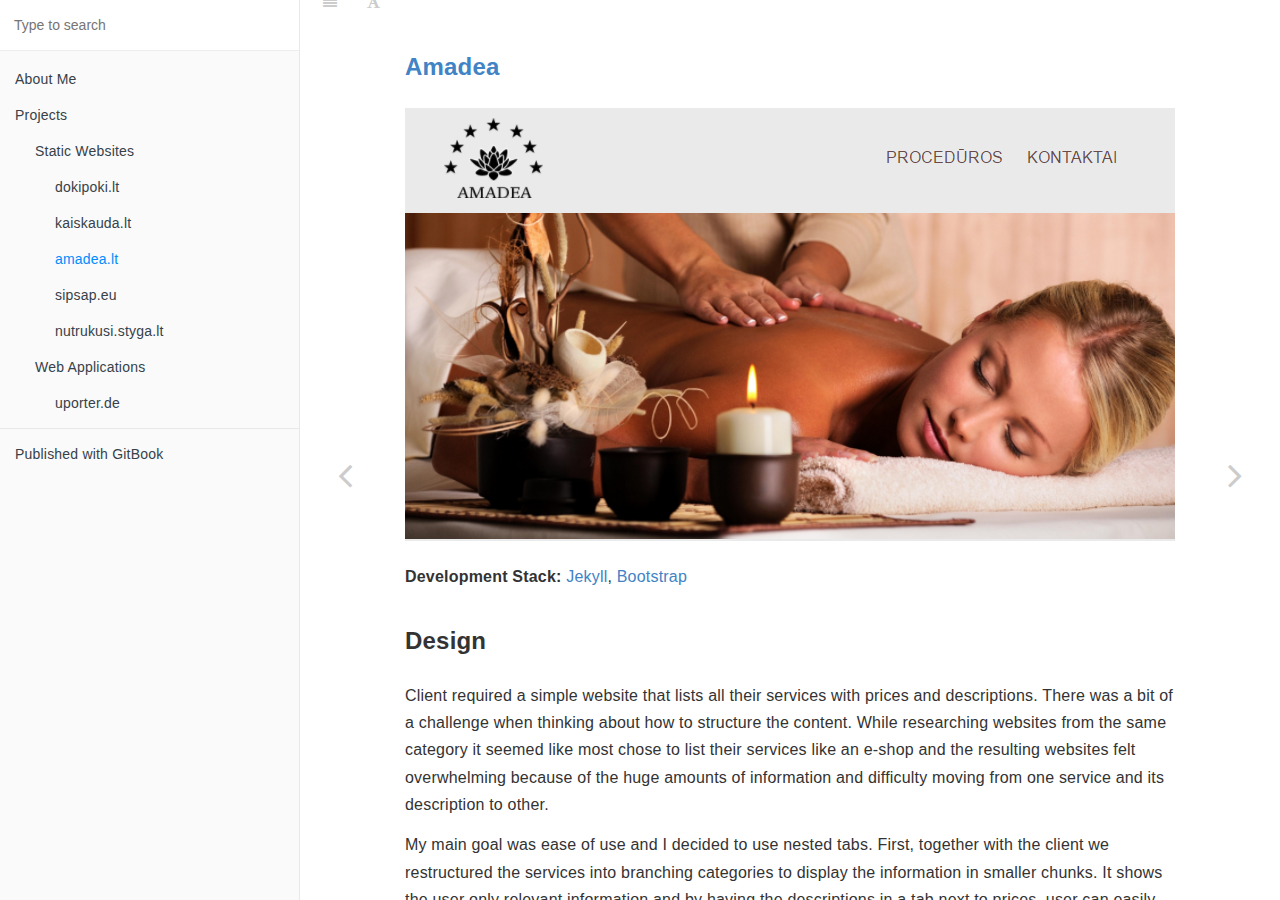
<file: Projects/Developed/Static Websites/amadea.lt.html>
<!DOCTYPE HTML>
<html lang="" >
    <head>
        <meta charset="UTF-8">
        <meta content="text/html; charset=utf-8" http-equiv="Content-Type">
        <title>amadea.lt · GitBook</title>
        <meta http-equiv="X-UA-Compatible" content="IE=edge" />
        <meta name="description" content="">
        <meta name="generator" content="GitBook 3.2.2">
        
        
        
    
    <link rel="stylesheet" href="../../../gitbook/style.css">

    
            
                
                <link rel="stylesheet" href="../../../gitbook/gitbook-plugin-highlight/website.css">
                
            
                
                <link rel="stylesheet" href="../../../gitbook/gitbook-plugin-search/search.css">
                
            
                
                <link rel="stylesheet" href="../../../gitbook/gitbook-plugin-fontsettings/website.css">
                
            
        

    

    
        
        <link rel="stylesheet" href="../../../styles/website.css">
        
    
        
    
        
    
        
    
        
    
        
    

        
    
    
    <meta name="HandheldFriendly" content="true"/>
    <meta name="viewport" content="width=device-width, initial-scale=1, user-scalable=no">
    <meta name="apple-mobile-web-app-capable" content="yes">
    <meta name="apple-mobile-web-app-status-bar-style" content="black">
    <link rel="apple-touch-icon-precomposed" sizes="152x152" href="../../../gitbook/images/apple-touch-icon-precomposed-152.png">
    <link rel="shortcut icon" href="../../../gitbook/images/favicon.ico" type="image/x-icon">

    
    <link rel="next" href="sipsap.eu.html" />
    
    
    <link rel="prev" href="kaiskauda.lt.html" />
    

    </head>
    <body>
        
<div class="book">
    <div class="book-summary">
        
            
<div id="book-search-input" role="search">
    <input type="text" placeholder="Type to search" />
</div>

            
                <nav role="navigation">
                


<ul class="summary">
    
    

    

    
        
        
    
        <li class="chapter " data-level="1.1" data-path="../../../">
            
                <a href="../../../">
            
                    
                    About Me
            
                </a>
            

            
        </li>
    
        <li class="chapter " data-level="1.2" data-path="../../">
            
                <a href="../../">
            
                    
                    Projects
            
                </a>
            

            
            <ul class="articles">
                
    
        <li class="chapter " data-level="1.2.1" data-path="../../static-websites.html">
            
                <a href="../../static-websites.html">
            
                    
                    Static Websites
            
                </a>
            

            
            <ul class="articles">
                
    
        <li class="chapter " data-level="1.2.1.1" data-path="dokipoki.lt.html">
            
                <a href="dokipoki.lt.html">
            
                    
                    dokipoki.lt
            
                </a>
            

            
        </li>
    
        <li class="chapter " data-level="1.2.1.2" data-path="kaiskauda.lt.html">
            
                <a href="kaiskauda.lt.html">
            
                    
                    kaiskauda.lt
            
                </a>
            

            
        </li>
    
        <li class="chapter active" data-level="1.2.1.3" data-path="amadea.lt.html">
            
                <a href="amadea.lt.html">
            
                    
                    amadea.lt
            
                </a>
            

            
        </li>
    
        <li class="chapter " data-level="1.2.1.4" data-path="sipsap.eu.html">
            
                <a href="sipsap.eu.html">
            
                    
                    sipsap.eu
            
                </a>
            

            
        </li>
    
        <li class="chapter " data-level="1.2.1.5" data-path="nutrukusi.styga.lt.html">
            
                <a href="nutrukusi.styga.lt.html">
            
                    
                    nutrukusi.styga.lt
            
                </a>
            

            
        </li>
    

            </ul>
            
        </li>
    
        <li class="chapter " data-level="1.2.2" data-path="../../web-applications.html">
            
                <a href="../../web-applications.html">
            
                    
                    Web Applications
            
                </a>
            

            
            <ul class="articles">
                
    
        <li class="chapter " data-level="1.2.2.1" data-path="../../In Development/uporter.de.html">
            
                <a href="../../In Development/uporter.de.html">
            
                    
                    uporter.de
            
                </a>
            

            
        </li>
    

            </ul>
            
        </li>
    

            </ul>
            
        </li>
    

    

    <li class="divider"></li>

    <li>
        <a href="https://www.gitbook.com" target="blank" class="gitbook-link">
            Published with GitBook
        </a>
    </li>
</ul>


                </nav>
            
        
    </div>

    <div class="book-body">
        
            <div class="body-inner">
                
                    

<div class="book-header" role="navigation">
    

    <!-- Title -->
    <h1>
        <i class="fa fa-circle-o-notch fa-spin"></i>
        <a href="../../.." >amadea.lt</a>
    </h1>
</div>




                    <div class="page-wrapper" tabindex="-1" role="main">
                        <div class="page-inner">
                            
<div id="book-search-results">
    <div class="search-noresults">
    
                                <section class="normal markdown-section">
                                
                                <h3 id="amadea"><a href="http://www.amadea.lt" target="_blank">Amadea</a></h3>
<p><a href="http://www.amadea.lt" title="Go To Website" target="_blank"><img src="../../../assets/www.amadea.lt-.png" alt=""></a></p>
<p><strong>Development Stack:</strong> <a href="https://jekyllrb.com/" target="_blank">Jekyll</a>, <a href="http://getbootstrap.com/" target="_blank">Bootstrap</a></p>
<h3 id="design">Design</h3>
<p>Client required a simple website that lists all their services with prices and descriptions.
There was a bit of a challenge when thinking about how to structure the content. While researching websites from the same category it seemed like most chose to list their services like an e-shop and the resulting websites felt overwhelming because of the huge amounts of information and difficulty moving from one service and its description to other.</p>
<p>My main goal was ease of use and I decided to use nested tabs. First, together with the client we restructured the services into branching categories to display the information in smaller chunks. It shows the user only relevant information and by having the descriptions in a tab next to prices, user can easily navigate around without losing their track in the list.</p>

                                
                                </section>
                            
    </div>
    <div class="search-results">
        <div class="has-results">
            
            <h1 class="search-results-title"><span class='search-results-count'></span> results matching "<span class='search-query'></span>"</h1>
            <ul class="search-results-list"></ul>
            
        </div>
        <div class="no-results">
            
            <h1 class="search-results-title">No results matching "<span class='search-query'></span>"</h1>
            
        </div>
    </div>
</div>

                        </div>
                    </div>
                
            </div>

            
                
                <a href="kaiskauda.lt.html" class="navigation navigation-prev " aria-label="Previous page: kaiskauda.lt">
                    <i class="fa fa-angle-left"></i>
                </a>
                
                
                <a href="sipsap.eu.html" class="navigation navigation-next " aria-label="Next page: sipsap.eu">
                    <i class="fa fa-angle-right"></i>
                </a>
                
            
        
    </div>

    <script>
        var gitbook = gitbook || [];
        gitbook.push(function() {
            gitbook.page.hasChanged({"page":{"title":"amadea.lt","level":"1.2.1.3","depth":3,"next":{"title":"sipsap.eu","level":"1.2.1.4","depth":3,"path":"Projects/Developed/Static Websites/sipsap.eu.md","ref":"Projects/Developed/Static Websites/sipsap.eu.md","articles":[]},"previous":{"title":"kaiskauda.lt","level":"1.2.1.2","depth":3,"path":"Projects/Developed/Static Websites/kaiskauda.lt.md","ref":"Projects/Developed/Static Websites/kaiskauda.lt.md","articles":[]},"dir":"ltr"},"config":{"gitbook":"*","theme":"default","variables":{},"plugins":["-sharing","livereload"],"pluginsConfig":{"livereload":{},"highlight":{},"search":{},"lunr":{"maxIndexSize":1000000,"ignoreSpecialCharacters":false},"fontsettings":{"theme":"white","family":"sans","size":2},"theme-default":{"styles":{"website":"styles/website.css","pdf":"styles/pdf.css","epub":"styles/epub.css","mobi":"styles/mobi.css","ebook":"styles/ebook.css","print":"styles/print.css"},"showLevel":false}},"structure":{"langs":"LANGS.md","readme":"README.md","glossary":"GLOSSARY.md","summary":"SUMMARY.md"},"pdf":{"pageNumbers":false,"fontSize":12,"fontFamily":"Arial","paperSize":"a4","chapterMark":"pagebreak","pageBreaksBefore":"/","margin":{"right":62,"left":62,"top":56,"bottom":56}},"styles":{"website":"styles/website.css","pdf":"styles/pdf.css","epub":"styles/epub.css","mobi":"styles/mobi.css","ebook":"styles/ebook.css","print":"styles/print.css"}},"file":{"path":"Projects/Developed/Static Websites/amadea.lt.md","mtime":"2017-05-09T18:50:04.424Z","type":"markdown"},"gitbook":{"version":"3.2.2","time":"2017-05-09T21:02:41.750Z"},"basePath":"../../..","book":{"language":""}});
        });
    </script>
</div>

        
    <script src="../../../gitbook/gitbook.js"></script>
    <script src="../../../gitbook/theme.js"></script>
    
        
        <script src="../../../gitbook/gitbook-plugin-livereload/plugin.js"></script>
        
    
        
        <script src="../../../gitbook/gitbook-plugin-search/search-engine.js"></script>
        
    
        
        <script src="../../../gitbook/gitbook-plugin-search/search.js"></script>
        
    
        
        <script src="../../../gitbook/gitbook-plugin-lunr/lunr.min.js"></script>
        
    
        
        <script src="../../../gitbook/gitbook-plugin-lunr/search-lunr.js"></script>
        
    
        
        <script src="../../../gitbook/gitbook-plugin-fontsettings/fontsettings.js"></script>
        
    

    </body>
</html>
</file>
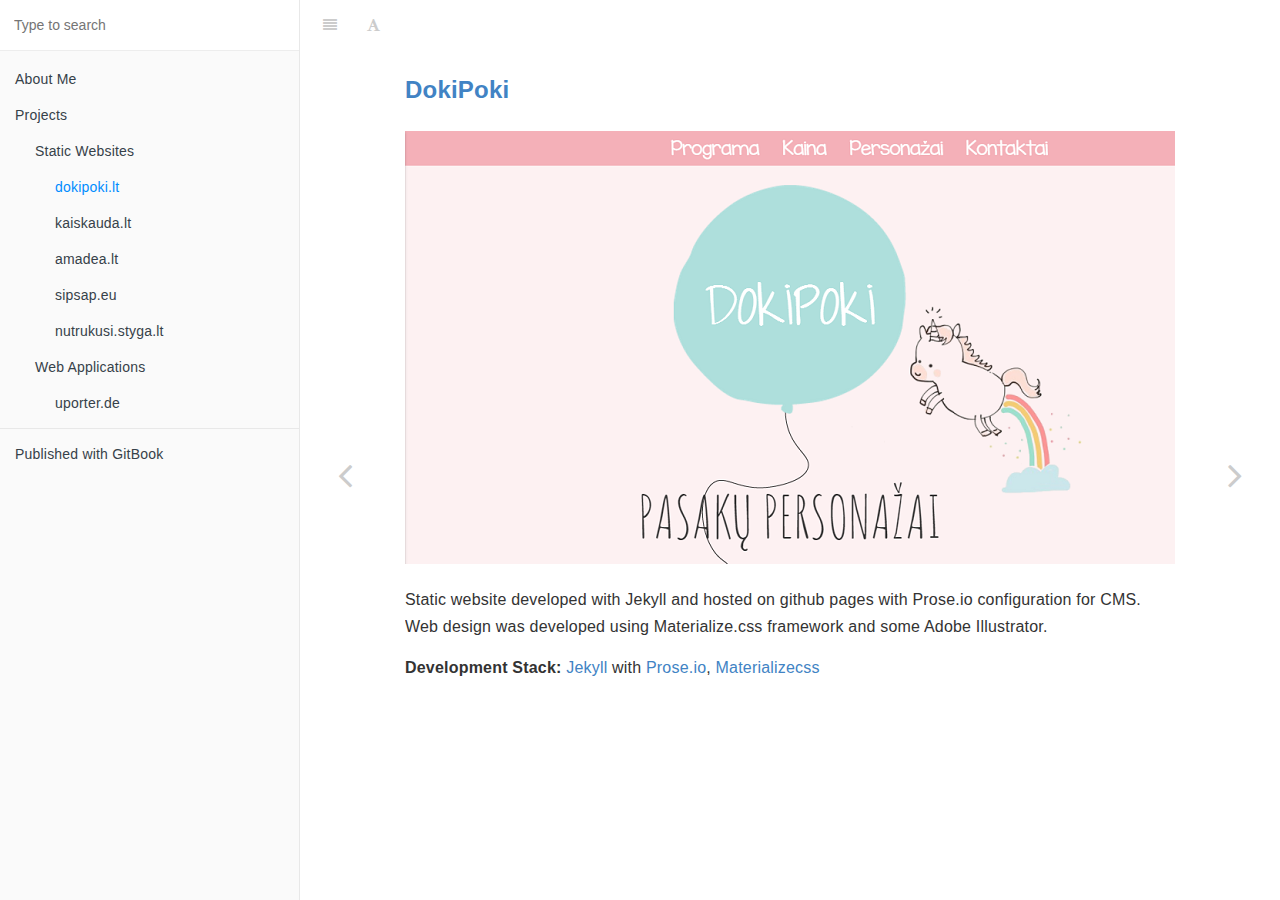
<file: Projects/Developed/Static Websites/dokipoki.lt.html>
<!DOCTYPE HTML>
<html lang="" >
    <head>
        <meta charset="UTF-8">
        <meta content="text/html; charset=utf-8" http-equiv="Content-Type">
        <title>dokipoki.lt · GitBook</title>
        <meta http-equiv="X-UA-Compatible" content="IE=edge" />
        <meta name="description" content="">
        <meta name="generator" content="GitBook 3.2.2">
        
        
        
    
    <link rel="stylesheet" href="../../../gitbook/style.css">

    
            
                
                <link rel="stylesheet" href="../../../gitbook/gitbook-plugin-highlight/website.css">
                
            
                
                <link rel="stylesheet" href="../../../gitbook/gitbook-plugin-search/search.css">
                
            
                
                <link rel="stylesheet" href="../../../gitbook/gitbook-plugin-fontsettings/website.css">
                
            
        

    

    
        
        <link rel="stylesheet" href="../../../styles/website.css">
        
    
        
    
        
    
        
    
        
    
        
    

        
    
    
    <meta name="HandheldFriendly" content="true"/>
    <meta name="viewport" content="width=device-width, initial-scale=1, user-scalable=no">
    <meta name="apple-mobile-web-app-capable" content="yes">
    <meta name="apple-mobile-web-app-status-bar-style" content="black">
    <link rel="apple-touch-icon-precomposed" sizes="152x152" href="../../../gitbook/images/apple-touch-icon-precomposed-152.png">
    <link rel="shortcut icon" href="../../../gitbook/images/favicon.ico" type="image/x-icon">

    
    <link rel="next" href="kaiskauda.lt.html" />
    
    
    <link rel="prev" href="../../static-websites.html" />
    

    </head>
    <body>
        
<div class="book">
    <div class="book-summary">
        
            
<div id="book-search-input" role="search">
    <input type="text" placeholder="Type to search" />
</div>

            
                <nav role="navigation">
                


<ul class="summary">
    
    

    

    
        
        
    
        <li class="chapter " data-level="1.1" data-path="../../../">
            
                <a href="../../../">
            
                    
                    About Me
            
                </a>
            

            
        </li>
    
        <li class="chapter " data-level="1.2" data-path="../../">
            
                <a href="../../">
            
                    
                    Projects
            
                </a>
            

            
            <ul class="articles">
                
    
        <li class="chapter " data-level="1.2.1" data-path="../../static-websites.html">
            
                <a href="../../static-websites.html">
            
                    
                    Static Websites
            
                </a>
            

            
            <ul class="articles">
                
    
        <li class="chapter active" data-level="1.2.1.1" data-path="dokipoki.lt.html">
            
                <a href="dokipoki.lt.html">
            
                    
                    dokipoki.lt
            
                </a>
            

            
        </li>
    
        <li class="chapter " data-level="1.2.1.2" data-path="kaiskauda.lt.html">
            
                <a href="kaiskauda.lt.html">
            
                    
                    kaiskauda.lt
            
                </a>
            

            
        </li>
    
        <li class="chapter " data-level="1.2.1.3" data-path="amadea.lt.html">
            
                <a href="amadea.lt.html">
            
                    
                    amadea.lt
            
                </a>
            

            
        </li>
    
        <li class="chapter " data-level="1.2.1.4" data-path="sipsap.eu.html">
            
                <a href="sipsap.eu.html">
            
                    
                    sipsap.eu
            
                </a>
            

            
        </li>
    
        <li class="chapter " data-level="1.2.1.5" data-path="nutrukusi.styga.lt.html">
            
                <a href="nutrukusi.styga.lt.html">
            
                    
                    nutrukusi.styga.lt
            
                </a>
            

            
        </li>
    

            </ul>
            
        </li>
    
        <li class="chapter " data-level="1.2.2" data-path="../../web-applications.html">
            
                <a href="../../web-applications.html">
            
                    
                    Web Applications
            
                </a>
            

            
            <ul class="articles">
                
    
        <li class="chapter " data-level="1.2.2.1" data-path="../../In Development/uporter.de.html">
            
                <a href="../../In Development/uporter.de.html">
            
                    
                    uporter.de
            
                </a>
            

            
        </li>
    

            </ul>
            
        </li>
    

            </ul>
            
        </li>
    

    

    <li class="divider"></li>

    <li>
        <a href="https://www.gitbook.com" target="blank" class="gitbook-link">
            Published with GitBook
        </a>
    </li>
</ul>


                </nav>
            
        
    </div>

    <div class="book-body">
        
            <div class="body-inner">
                
                    

<div class="book-header" role="navigation">
    

    <!-- Title -->
    <h1>
        <i class="fa fa-circle-o-notch fa-spin"></i>
        <a href="../../.." >dokipoki.lt</a>
    </h1>
</div>




                    <div class="page-wrapper" tabindex="-1" role="main">
                        <div class="page-inner">
                            
<div id="book-search-results">
    <div class="search-noresults">
    
                                <section class="normal markdown-section">
                                
                                <h3 id="dokipoki"><a href="http://www.dokipoki.lt" target="_blank">DokiPoki</a></h3>
<p><a href="http://www.dokipoki.lt" title="Go To Website" target="_blank"><img src="../../../assets/dokipoki.lt-.png" alt=""></a></p>
<p>Static website developed with Jekyll and hosted on github pages with Prose.io configuration for CMS. Web design was developed using Materialize.css framework and some Adobe Illustrator.</p>
<p><strong>Development Stack:</strong> <a href="https://jekyllrb.com/" target="_blank">Jekyll</a> with <a href="http://prose.io/" target="_blank">Prose.io</a>, <a href="http://materializecss.com/" target="_blank">Materializecss</a></p>

                                
                                </section>
                            
    </div>
    <div class="search-results">
        <div class="has-results">
            
            <h1 class="search-results-title"><span class='search-results-count'></span> results matching "<span class='search-query'></span>"</h1>
            <ul class="search-results-list"></ul>
            
        </div>
        <div class="no-results">
            
            <h1 class="search-results-title">No results matching "<span class='search-query'></span>"</h1>
            
        </div>
    </div>
</div>

                        </div>
                    </div>
                
            </div>

            
                
                <a href="../../static-websites.html" class="navigation navigation-prev " aria-label="Previous page: Static Websites">
                    <i class="fa fa-angle-left"></i>
                </a>
                
                
                <a href="kaiskauda.lt.html" class="navigation navigation-next " aria-label="Next page: kaiskauda.lt">
                    <i class="fa fa-angle-right"></i>
                </a>
                
            
        
    </div>

    <script>
        var gitbook = gitbook || [];
        gitbook.push(function() {
            gitbook.page.hasChanged({"page":{"title":"dokipoki.lt","level":"1.2.1.1","depth":3,"next":{"title":"kaiskauda.lt","level":"1.2.1.2","depth":3,"path":"Projects/Developed/Static Websites/kaiskauda.lt.md","ref":"Projects/Developed/Static Websites/kaiskauda.lt.md","articles":[]},"previous":{"title":"Static Websites","level":"1.2.1","depth":2,"path":"Projects/static-websites.md","ref":"Projects/static-websites.md","articles":[{"title":"dokipoki.lt","level":"1.2.1.1","depth":3,"path":"Projects/Developed/Static Websites/dokipoki.lt.md","ref":"Projects/Developed/Static Websites/dokipoki.lt.md","articles":[]},{"title":"kaiskauda.lt","level":"1.2.1.2","depth":3,"path":"Projects/Developed/Static Websites/kaiskauda.lt.md","ref":"Projects/Developed/Static Websites/kaiskauda.lt.md","articles":[]},{"title":"amadea.lt","level":"1.2.1.3","depth":3,"path":"Projects/Developed/Static Websites/amadea.lt.md","ref":"Projects/Developed/Static Websites/amadea.lt.md","articles":[]},{"title":"sipsap.eu","level":"1.2.1.4","depth":3,"path":"Projects/Developed/Static Websites/sipsap.eu.md","ref":"Projects/Developed/Static Websites/sipsap.eu.md","articles":[]},{"title":"nutrukusi.styga.lt","level":"1.2.1.5","depth":3,"path":"Projects/Developed/Static Websites/nutrukusi.styga.lt.md","ref":"Projects/Developed/Static Websites/nutrukusi.styga.lt.md","articles":[]}]},"dir":"ltr"},"config":{"gitbook":"*","theme":"default","variables":{},"plugins":["-sharing","livereload"],"pluginsConfig":{"livereload":{},"highlight":{},"search":{},"lunr":{"maxIndexSize":1000000,"ignoreSpecialCharacters":false},"fontsettings":{"theme":"white","family":"sans","size":2},"theme-default":{"styles":{"website":"styles/website.css","pdf":"styles/pdf.css","epub":"styles/epub.css","mobi":"styles/mobi.css","ebook":"styles/ebook.css","print":"styles/print.css"},"showLevel":false}},"structure":{"langs":"LANGS.md","readme":"README.md","glossary":"GLOSSARY.md","summary":"SUMMARY.md"},"pdf":{"pageNumbers":false,"fontSize":12,"fontFamily":"Arial","paperSize":"a4","chapterMark":"pagebreak","pageBreaksBefore":"/","margin":{"right":62,"left":62,"top":56,"bottom":56}},"styles":{"website":"styles/website.css","pdf":"styles/pdf.css","epub":"styles/epub.css","mobi":"styles/mobi.css","ebook":"styles/ebook.css","print":"styles/print.css"}},"file":{"path":"Projects/Developed/Static Websites/dokipoki.lt.md","mtime":"2017-05-09T18:41:30.812Z","type":"markdown"},"gitbook":{"version":"3.2.2","time":"2017-05-09T21:02:41.750Z"},"basePath":"../../..","book":{"language":""}});
        });
    </script>
</div>

        
    <script src="../../../gitbook/gitbook.js"></script>
    <script src="../../../gitbook/theme.js"></script>
    
        
        <script src="../../../gitbook/gitbook-plugin-livereload/plugin.js"></script>
        
    
        
        <script src="../../../gitbook/gitbook-plugin-search/search-engine.js"></script>
        
    
        
        <script src="../../../gitbook/gitbook-plugin-search/search.js"></script>
        
    
        
        <script src="../../../gitbook/gitbook-plugin-lunr/lunr.min.js"></script>
        
    
        
        <script src="../../../gitbook/gitbook-plugin-lunr/search-lunr.js"></script>
        
    
        
        <script src="../../../gitbook/gitbook-plugin-fontsettings/fontsettings.js"></script>
        
    

    </body>
</html>
</file>
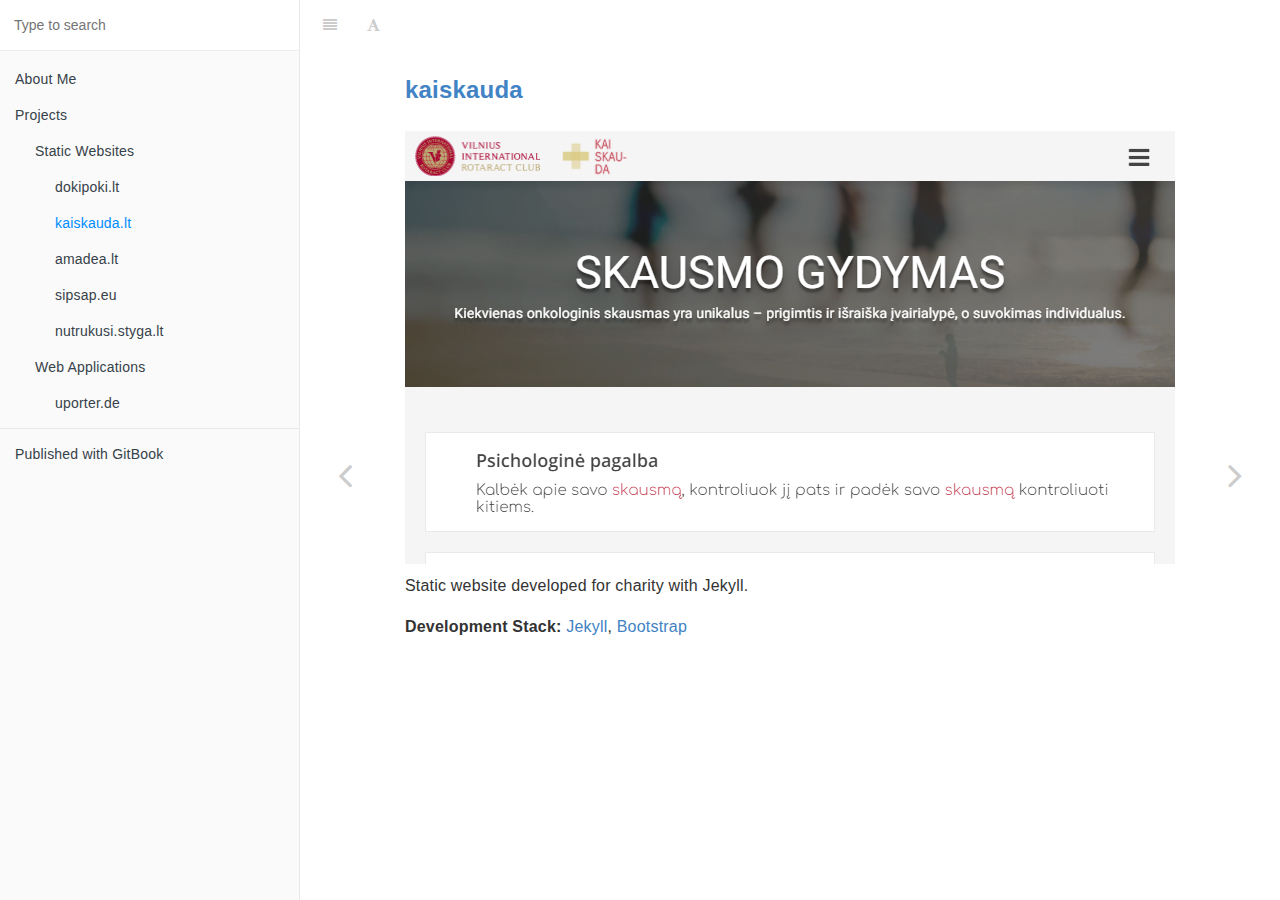
<file: Projects/Developed/Static Websites/kaiskauda.lt.html>
<!DOCTYPE HTML>
<html lang="" >
    <head>
        <meta charset="UTF-8">
        <meta content="text/html; charset=utf-8" http-equiv="Content-Type">
        <title>kaiskauda.lt · GitBook</title>
        <meta http-equiv="X-UA-Compatible" content="IE=edge" />
        <meta name="description" content="">
        <meta name="generator" content="GitBook 3.2.2">
        
        
        
    
    <link rel="stylesheet" href="../../../gitbook/style.css">

    
            
                
                <link rel="stylesheet" href="../../../gitbook/gitbook-plugin-highlight/website.css">
                
            
                
                <link rel="stylesheet" href="../../../gitbook/gitbook-plugin-search/search.css">
                
            
                
                <link rel="stylesheet" href="../../../gitbook/gitbook-plugin-fontsettings/website.css">
                
            
        

    

    
        
        <link rel="stylesheet" href="../../../styles/website.css">
        
    
        
    
        
    
        
    
        
    
        
    

        
    
    
    <meta name="HandheldFriendly" content="true"/>
    <meta name="viewport" content="width=device-width, initial-scale=1, user-scalable=no">
    <meta name="apple-mobile-web-app-capable" content="yes">
    <meta name="apple-mobile-web-app-status-bar-style" content="black">
    <link rel="apple-touch-icon-precomposed" sizes="152x152" href="../../../gitbook/images/apple-touch-icon-precomposed-152.png">
    <link rel="shortcut icon" href="../../../gitbook/images/favicon.ico" type="image/x-icon">

    
    <link rel="next" href="amadea.lt.html" />
    
    
    <link rel="prev" href="dokipoki.lt.html" />
    

    </head>
    <body>
        
<div class="book">
    <div class="book-summary">
        
            
<div id="book-search-input" role="search">
    <input type="text" placeholder="Type to search" />
</div>

            
                <nav role="navigation">
                


<ul class="summary">
    
    

    

    
        
        
    
        <li class="chapter " data-level="1.1" data-path="../../../">
            
                <a href="../../../">
            
                    
                    About Me
            
                </a>
            

            
        </li>
    
        <li class="chapter " data-level="1.2" data-path="../../">
            
                <a href="../../">
            
                    
                    Projects
            
                </a>
            

            
            <ul class="articles">
                
    
        <li class="chapter " data-level="1.2.1" data-path="../../static-websites.html">
            
                <a href="../../static-websites.html">
            
                    
                    Static Websites
            
                </a>
            

            
            <ul class="articles">
                
    
        <li class="chapter " data-level="1.2.1.1" data-path="dokipoki.lt.html">
            
                <a href="dokipoki.lt.html">
            
                    
                    dokipoki.lt
            
                </a>
            

            
        </li>
    
        <li class="chapter active" data-level="1.2.1.2" data-path="kaiskauda.lt.html">
            
                <a href="kaiskauda.lt.html">
            
                    
                    kaiskauda.lt
            
                </a>
            

            
        </li>
    
        <li class="chapter " data-level="1.2.1.3" data-path="amadea.lt.html">
            
                <a href="amadea.lt.html">
            
                    
                    amadea.lt
            
                </a>
            

            
        </li>
    
        <li class="chapter " data-level="1.2.1.4" data-path="sipsap.eu.html">
            
                <a href="sipsap.eu.html">
            
                    
                    sipsap.eu
            
                </a>
            

            
        </li>
    
        <li class="chapter " data-level="1.2.1.5" data-path="nutrukusi.styga.lt.html">
            
                <a href="nutrukusi.styga.lt.html">
            
                    
                    nutrukusi.styga.lt
            
                </a>
            

            
        </li>
    

            </ul>
            
        </li>
    
        <li class="chapter " data-level="1.2.2" data-path="../../web-applications.html">
            
                <a href="../../web-applications.html">
            
                    
                    Web Applications
            
                </a>
            

            
            <ul class="articles">
                
    
        <li class="chapter " data-level="1.2.2.1" data-path="../../In Development/uporter.de.html">
            
                <a href="../../In Development/uporter.de.html">
            
                    
                    uporter.de
            
                </a>
            

            
        </li>
    

            </ul>
            
        </li>
    

            </ul>
            
        </li>
    

    

    <li class="divider"></li>

    <li>
        <a href="https://www.gitbook.com" target="blank" class="gitbook-link">
            Published with GitBook
        </a>
    </li>
</ul>


                </nav>
            
        
    </div>

    <div class="book-body">
        
            <div class="body-inner">
                
                    

<div class="book-header" role="navigation">
    

    <!-- Title -->
    <h1>
        <i class="fa fa-circle-o-notch fa-spin"></i>
        <a href="../../.." >kaiskauda.lt</a>
    </h1>
</div>




                    <div class="page-wrapper" tabindex="-1" role="main">
                        <div class="page-inner">
                            
<div id="book-search-results">
    <div class="search-noresults">
    
                                <section class="normal markdown-section">
                                
                                <h3 id="kaiskauda"><a href="http://www.kaiskauda.lt" target="_blank">kaiskauda</a></h3>
<p><a href="http://www.kaiskauda.lt" title="Go To Website" target="_blank"><img src="../../../assets/www.kaiskauda.lt-.png" alt=""></a>
Static website developed for charity with Jekyll.</p>
<p><strong>Development Stack:</strong> <a href="https://jekyllrb.com/" target="_blank">Jekyll</a>, <a href="http://getbootstrap.com/" target="_blank">Bootstrap</a></p>

                                
                                </section>
                            
    </div>
    <div class="search-results">
        <div class="has-results">
            
            <h1 class="search-results-title"><span class='search-results-count'></span> results matching "<span class='search-query'></span>"</h1>
            <ul class="search-results-list"></ul>
            
        </div>
        <div class="no-results">
            
            <h1 class="search-results-title">No results matching "<span class='search-query'></span>"</h1>
            
        </div>
    </div>
</div>

                        </div>
                    </div>
                
            </div>

            
                
                <a href="dokipoki.lt.html" class="navigation navigation-prev " aria-label="Previous page: dokipoki.lt">
                    <i class="fa fa-angle-left"></i>
                </a>
                
                
                <a href="amadea.lt.html" class="navigation navigation-next " aria-label="Next page: amadea.lt">
                    <i class="fa fa-angle-right"></i>
                </a>
                
            
        
    </div>

    <script>
        var gitbook = gitbook || [];
        gitbook.push(function() {
            gitbook.page.hasChanged({"page":{"title":"kaiskauda.lt","level":"1.2.1.2","depth":3,"next":{"title":"amadea.lt","level":"1.2.1.3","depth":3,"path":"Projects/Developed/Static Websites/amadea.lt.md","ref":"Projects/Developed/Static Websites/amadea.lt.md","articles":[]},"previous":{"title":"dokipoki.lt","level":"1.2.1.1","depth":3,"path":"Projects/Developed/Static Websites/dokipoki.lt.md","ref":"Projects/Developed/Static Websites/dokipoki.lt.md","articles":[]},"dir":"ltr"},"config":{"gitbook":"*","theme":"default","variables":{},"plugins":["-sharing","livereload"],"pluginsConfig":{"livereload":{},"highlight":{},"search":{},"lunr":{"maxIndexSize":1000000,"ignoreSpecialCharacters":false},"fontsettings":{"theme":"white","family":"sans","size":2},"theme-default":{"styles":{"website":"styles/website.css","pdf":"styles/pdf.css","epub":"styles/epub.css","mobi":"styles/mobi.css","ebook":"styles/ebook.css","print":"styles/print.css"},"showLevel":false}},"structure":{"langs":"LANGS.md","readme":"README.md","glossary":"GLOSSARY.md","summary":"SUMMARY.md"},"pdf":{"pageNumbers":false,"fontSize":12,"fontFamily":"Arial","paperSize":"a4","chapterMark":"pagebreak","pageBreaksBefore":"/","margin":{"right":62,"left":62,"top":56,"bottom":56}},"styles":{"website":"styles/website.css","pdf":"styles/pdf.css","epub":"styles/epub.css","mobi":"styles/mobi.css","ebook":"styles/ebook.css","print":"styles/print.css"}},"file":{"path":"Projects/Developed/Static Websites/kaiskauda.lt.md","mtime":"2017-05-09T18:30:57.332Z","type":"markdown"},"gitbook":{"version":"3.2.2","time":"2017-05-09T21:02:41.750Z"},"basePath":"../../..","book":{"language":""}});
        });
    </script>
</div>

        
    <script src="../../../gitbook/gitbook.js"></script>
    <script src="../../../gitbook/theme.js"></script>
    
        
        <script src="../../../gitbook/gitbook-plugin-livereload/plugin.js"></script>
        
    
        
        <script src="../../../gitbook/gitbook-plugin-search/search-engine.js"></script>
        
    
        
        <script src="../../../gitbook/gitbook-plugin-search/search.js"></script>
        
    
        
        <script src="../../../gitbook/gitbook-plugin-lunr/lunr.min.js"></script>
        
    
        
        <script src="../../../gitbook/gitbook-plugin-lunr/search-lunr.js"></script>
        
    
        
        <script src="../../../gitbook/gitbook-plugin-fontsettings/fontsettings.js"></script>
        
    

    </body>
</html>
</file>
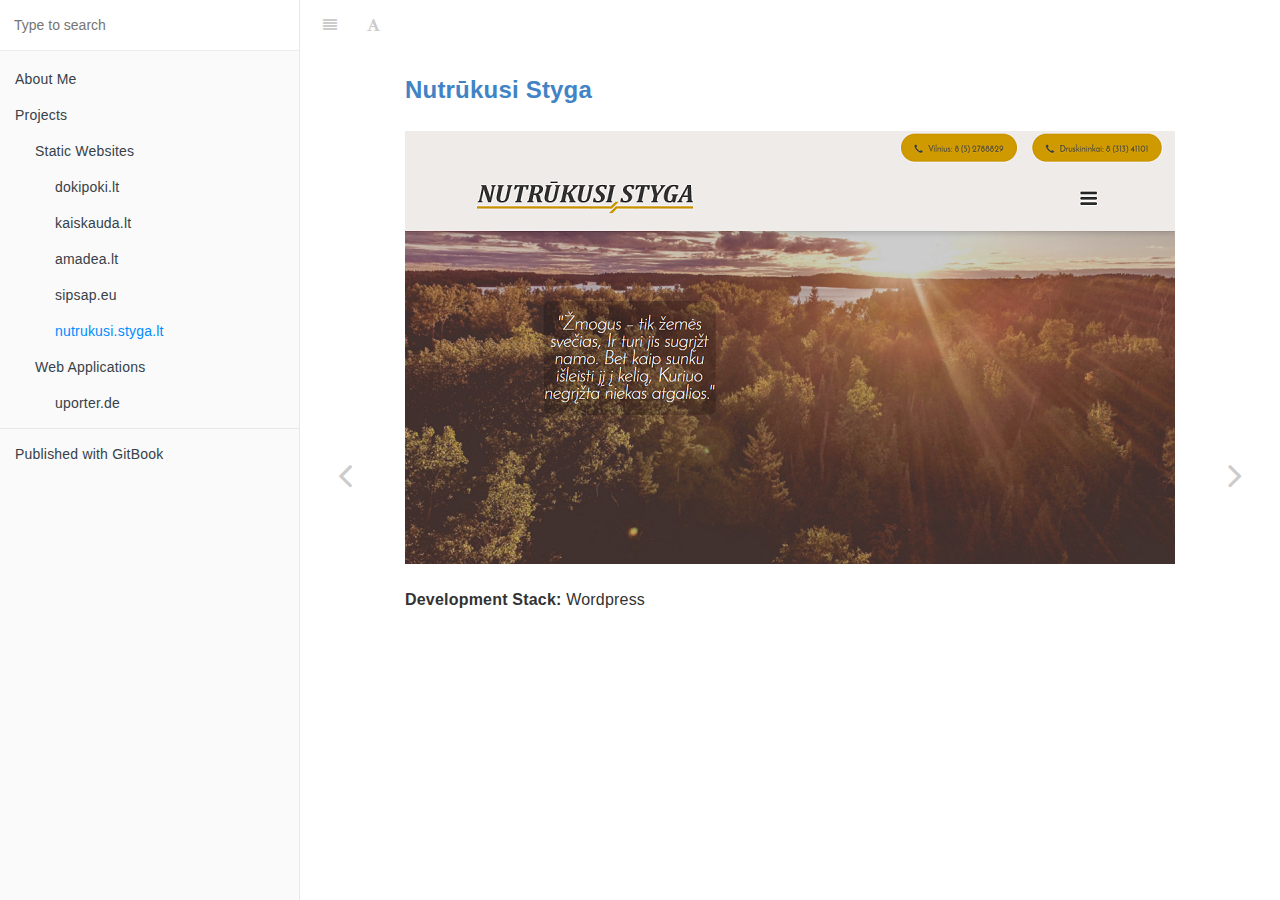
<file: Projects/Developed/Static Websites/nutrukusi.styga.lt.html>
<!DOCTYPE HTML>
<html lang="" >
    <head>
        <meta charset="UTF-8">
        <meta content="text/html; charset=utf-8" http-equiv="Content-Type">
        <title>nutrukusi.styga.lt · GitBook</title>
        <meta http-equiv="X-UA-Compatible" content="IE=edge" />
        <meta name="description" content="">
        <meta name="generator" content="GitBook 3.2.2">
        
        
        
    
    <link rel="stylesheet" href="../../../gitbook/style.css">

    
            
                
                <link rel="stylesheet" href="../../../gitbook/gitbook-plugin-highlight/website.css">
                
            
                
                <link rel="stylesheet" href="../../../gitbook/gitbook-plugin-search/search.css">
                
            
                
                <link rel="stylesheet" href="../../../gitbook/gitbook-plugin-fontsettings/website.css">
                
            
        

    

    
        
        <link rel="stylesheet" href="../../../styles/website.css">
        
    
        
    
        
    
        
    
        
    
        
    

        
    
    
    <meta name="HandheldFriendly" content="true"/>
    <meta name="viewport" content="width=device-width, initial-scale=1, user-scalable=no">
    <meta name="apple-mobile-web-app-capable" content="yes">
    <meta name="apple-mobile-web-app-status-bar-style" content="black">
    <link rel="apple-touch-icon-precomposed" sizes="152x152" href="../../../gitbook/images/apple-touch-icon-precomposed-152.png">
    <link rel="shortcut icon" href="../../../gitbook/images/favicon.ico" type="image/x-icon">

    
    <link rel="next" href="../../web-applications.html" />
    
    
    <link rel="prev" href="sipsap.eu.html" />
    

    </head>
    <body>
        
<div class="book">
    <div class="book-summary">
        
            
<div id="book-search-input" role="search">
    <input type="text" placeholder="Type to search" />
</div>

            
                <nav role="navigation">
                


<ul class="summary">
    
    

    

    
        
        
    
        <li class="chapter " data-level="1.1" data-path="../../../">
            
                <a href="../../../">
            
                    
                    About Me
            
                </a>
            

            
        </li>
    
        <li class="chapter " data-level="1.2" data-path="../../">
            
                <a href="../../">
            
                    
                    Projects
            
                </a>
            

            
            <ul class="articles">
                
    
        <li class="chapter " data-level="1.2.1" data-path="../../static-websites.html">
            
                <a href="../../static-websites.html">
            
                    
                    Static Websites
            
                </a>
            

            
            <ul class="articles">
                
    
        <li class="chapter " data-level="1.2.1.1" data-path="dokipoki.lt.html">
            
                <a href="dokipoki.lt.html">
            
                    
                    dokipoki.lt
            
                </a>
            

            
        </li>
    
        <li class="chapter " data-level="1.2.1.2" data-path="kaiskauda.lt.html">
            
                <a href="kaiskauda.lt.html">
            
                    
                    kaiskauda.lt
            
                </a>
            

            
        </li>
    
        <li class="chapter " data-level="1.2.1.3" data-path="amadea.lt.html">
            
                <a href="amadea.lt.html">
            
                    
                    amadea.lt
            
                </a>
            

            
        </li>
    
        <li class="chapter " data-level="1.2.1.4" data-path="sipsap.eu.html">
            
                <a href="sipsap.eu.html">
            
                    
                    sipsap.eu
            
                </a>
            

            
        </li>
    
        <li class="chapter active" data-level="1.2.1.5" data-path="nutrukusi.styga.lt.html">
            
                <a href="nutrukusi.styga.lt.html">
            
                    
                    nutrukusi.styga.lt
            
                </a>
            

            
        </li>
    

            </ul>
            
        </li>
    
        <li class="chapter " data-level="1.2.2" data-path="../../web-applications.html">
            
                <a href="../../web-applications.html">
            
                    
                    Web Applications
            
                </a>
            

            
            <ul class="articles">
                
    
        <li class="chapter " data-level="1.2.2.1" data-path="../../In Development/uporter.de.html">
            
                <a href="../../In Development/uporter.de.html">
            
                    
                    uporter.de
            
                </a>
            

            
        </li>
    

            </ul>
            
        </li>
    

            </ul>
            
        </li>
    

    

    <li class="divider"></li>

    <li>
        <a href="https://www.gitbook.com" target="blank" class="gitbook-link">
            Published with GitBook
        </a>
    </li>
</ul>


                </nav>
            
        
    </div>

    <div class="book-body">
        
            <div class="body-inner">
                
                    

<div class="book-header" role="navigation">
    

    <!-- Title -->
    <h1>
        <i class="fa fa-circle-o-notch fa-spin"></i>
        <a href="../../.." >nutrukusi.styga.lt</a>
    </h1>
</div>




                    <div class="page-wrapper" tabindex="-1" role="main">
                        <div class="page-inner">
                            
<div id="book-search-results">
    <div class="search-noresults">
    
                                <section class="normal markdown-section">
                                
                                <h3 id="nutr&#x16B;kusi-styga"><a href="http://www.nutrukusi.styga.lt" target="_blank">Nutr&#x16B;kusi Styga</a></h3>
<p><a href="http://www.nutrukusi.styga.lt" title="Go To Website" target="_blank"><img src="../../../assets/nutrukusi.styga.lt-.png" alt=""></a></p>
<p><strong>Development Stack:</strong> Wordpress</p>

                                
                                </section>
                            
    </div>
    <div class="search-results">
        <div class="has-results">
            
            <h1 class="search-results-title"><span class='search-results-count'></span> results matching "<span class='search-query'></span>"</h1>
            <ul class="search-results-list"></ul>
            
        </div>
        <div class="no-results">
            
            <h1 class="search-results-title">No results matching "<span class='search-query'></span>"</h1>
            
        </div>
    </div>
</div>

                        </div>
                    </div>
                
            </div>

            
                
                <a href="sipsap.eu.html" class="navigation navigation-prev " aria-label="Previous page: sipsap.eu">
                    <i class="fa fa-angle-left"></i>
                </a>
                
                
                <a href="../../web-applications.html" class="navigation navigation-next " aria-label="Next page: Web Applications">
                    <i class="fa fa-angle-right"></i>
                </a>
                
            
        
    </div>

    <script>
        var gitbook = gitbook || [];
        gitbook.push(function() {
            gitbook.page.hasChanged({"page":{"title":"nutrukusi.styga.lt","level":"1.2.1.5","depth":3,"next":{"title":"Web Applications","level":"1.2.2","depth":2,"path":"Projects/web-applications.md","ref":"Projects/web-applications.md","articles":[{"title":"uporter.de","level":"1.2.2.1","depth":3,"path":"Projects/In Development/uporter.de.md","ref":"Projects/In Development/uporter.de.md","articles":[]}]},"previous":{"title":"sipsap.eu","level":"1.2.1.4","depth":3,"path":"Projects/Developed/Static Websites/sipsap.eu.md","ref":"Projects/Developed/Static Websites/sipsap.eu.md","articles":[]},"dir":"ltr"},"config":{"gitbook":"*","theme":"default","variables":{},"plugins":["-sharing","livereload"],"pluginsConfig":{"livereload":{},"highlight":{},"search":{},"lunr":{"maxIndexSize":1000000,"ignoreSpecialCharacters":false},"fontsettings":{"theme":"white","family":"sans","size":2},"theme-default":{"styles":{"website":"styles/website.css","pdf":"styles/pdf.css","epub":"styles/epub.css","mobi":"styles/mobi.css","ebook":"styles/ebook.css","print":"styles/print.css"},"showLevel":false}},"structure":{"langs":"LANGS.md","readme":"README.md","glossary":"GLOSSARY.md","summary":"SUMMARY.md"},"pdf":{"pageNumbers":false,"fontSize":12,"fontFamily":"Arial","paperSize":"a4","chapterMark":"pagebreak","pageBreaksBefore":"/","margin":{"right":62,"left":62,"top":56,"bottom":56}},"styles":{"website":"styles/website.css","pdf":"styles/pdf.css","epub":"styles/epub.css","mobi":"styles/mobi.css","ebook":"styles/ebook.css","print":"styles/print.css"}},"file":{"path":"Projects/Developed/Static Websites/nutrukusi.styga.lt.md","mtime":"2017-05-09T18:45:44.988Z","type":"markdown"},"gitbook":{"version":"3.2.2","time":"2017-05-09T21:02:41.750Z"},"basePath":"../../..","book":{"language":""}});
        });
    </script>
</div>

        
    <script src="../../../gitbook/gitbook.js"></script>
    <script src="../../../gitbook/theme.js"></script>
    
        
        <script src="../../../gitbook/gitbook-plugin-livereload/plugin.js"></script>
        
    
        
        <script src="../../../gitbook/gitbook-plugin-search/search-engine.js"></script>
        
    
        
        <script src="../../../gitbook/gitbook-plugin-search/search.js"></script>
        
    
        
        <script src="../../../gitbook/gitbook-plugin-lunr/lunr.min.js"></script>
        
    
        
        <script src="../../../gitbook/gitbook-plugin-lunr/search-lunr.js"></script>
        
    
        
        <script src="../../../gitbook/gitbook-plugin-fontsettings/fontsettings.js"></script>
        
    

    </body>
</html>
</file>
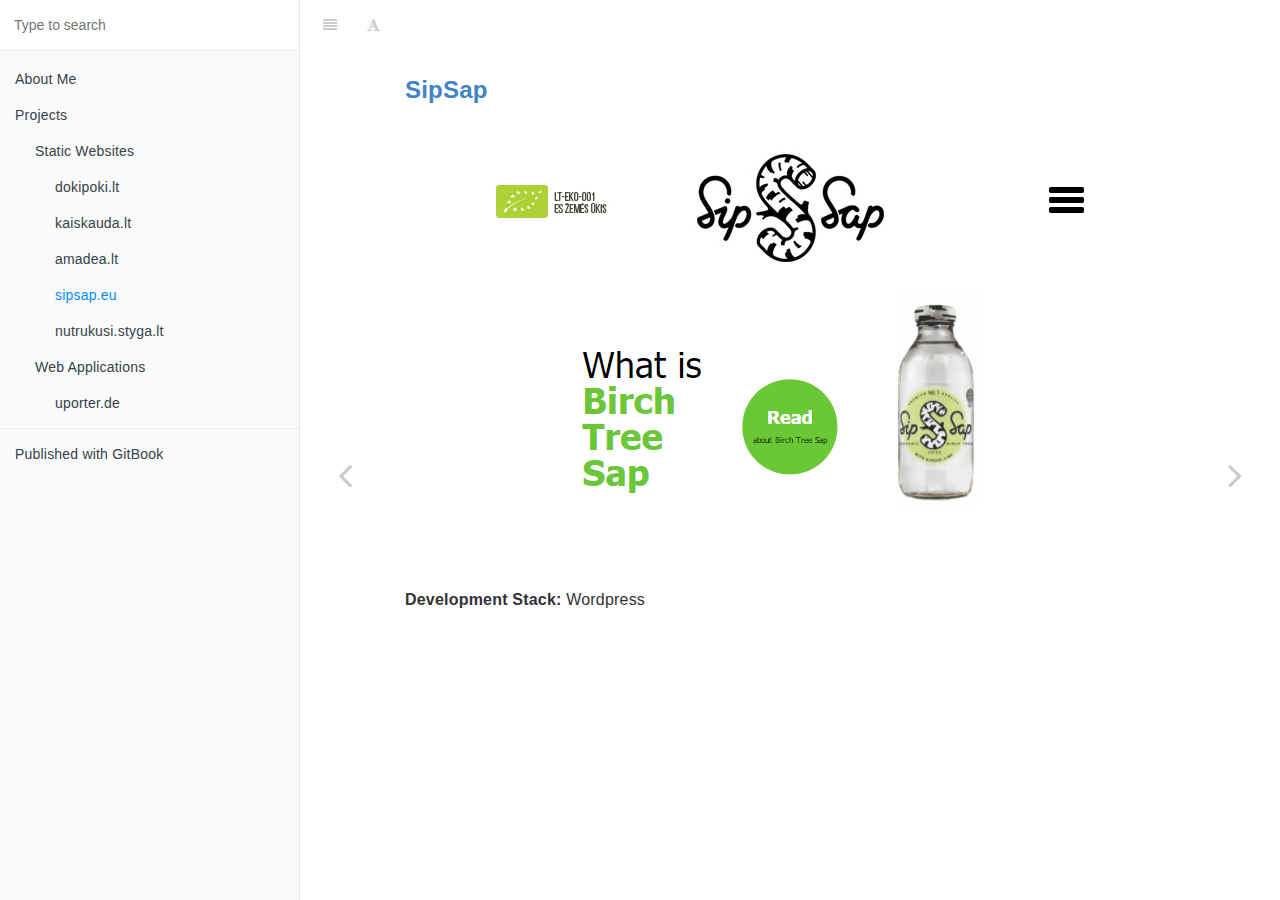
<file: Projects/Developed/Static Websites/sipsap.eu.html>
<!DOCTYPE HTML>
<html lang="" >
    <head>
        <meta charset="UTF-8">
        <meta content="text/html; charset=utf-8" http-equiv="Content-Type">
        <title>sipsap.eu · GitBook</title>
        <meta http-equiv="X-UA-Compatible" content="IE=edge" />
        <meta name="description" content="">
        <meta name="generator" content="GitBook 3.2.2">
        
        
        
    
    <link rel="stylesheet" href="../../../gitbook/style.css">

    
            
                
                <link rel="stylesheet" href="../../../gitbook/gitbook-plugin-highlight/website.css">
                
            
                
                <link rel="stylesheet" href="../../../gitbook/gitbook-plugin-search/search.css">
                
            
                
                <link rel="stylesheet" href="../../../gitbook/gitbook-plugin-fontsettings/website.css">
                
            
        

    

    
        
        <link rel="stylesheet" href="../../../styles/website.css">
        
    
        
    
        
    
        
    
        
    
        
    

        
    
    
    <meta name="HandheldFriendly" content="true"/>
    <meta name="viewport" content="width=device-width, initial-scale=1, user-scalable=no">
    <meta name="apple-mobile-web-app-capable" content="yes">
    <meta name="apple-mobile-web-app-status-bar-style" content="black">
    <link rel="apple-touch-icon-precomposed" sizes="152x152" href="../../../gitbook/images/apple-touch-icon-precomposed-152.png">
    <link rel="shortcut icon" href="../../../gitbook/images/favicon.ico" type="image/x-icon">

    
    <link rel="next" href="nutrukusi.styga.lt.html" />
    
    
    <link rel="prev" href="amadea.lt.html" />
    

    </head>
    <body>
        
<div class="book">
    <div class="book-summary">
        
            
<div id="book-search-input" role="search">
    <input type="text" placeholder="Type to search" />
</div>

            
                <nav role="navigation">
                


<ul class="summary">
    
    

    

    
        
        
    
        <li class="chapter " data-level="1.1" data-path="../../../">
            
                <a href="../../../">
            
                    
                    About Me
            
                </a>
            

            
        </li>
    
        <li class="chapter " data-level="1.2" data-path="../../">
            
                <a href="../../">
            
                    
                    Projects
            
                </a>
            

            
            <ul class="articles">
                
    
        <li class="chapter " data-level="1.2.1" data-path="../../static-websites.html">
            
                <a href="../../static-websites.html">
            
                    
                    Static Websites
            
                </a>
            

            
            <ul class="articles">
                
    
        <li class="chapter " data-level="1.2.1.1" data-path="dokipoki.lt.html">
            
                <a href="dokipoki.lt.html">
            
                    
                    dokipoki.lt
            
                </a>
            

            
        </li>
    
        <li class="chapter " data-level="1.2.1.2" data-path="kaiskauda.lt.html">
            
                <a href="kaiskauda.lt.html">
            
                    
                    kaiskauda.lt
            
                </a>
            

            
        </li>
    
        <li class="chapter " data-level="1.2.1.3" data-path="amadea.lt.html">
            
                <a href="amadea.lt.html">
            
                    
                    amadea.lt
            
                </a>
            

            
        </li>
    
        <li class="chapter active" data-level="1.2.1.4" data-path="sipsap.eu.html">
            
                <a href="sipsap.eu.html">
            
                    
                    sipsap.eu
            
                </a>
            

            
        </li>
    
        <li class="chapter " data-level="1.2.1.5" data-path="nutrukusi.styga.lt.html">
            
                <a href="nutrukusi.styga.lt.html">
            
                    
                    nutrukusi.styga.lt
            
                </a>
            

            
        </li>
    

            </ul>
            
        </li>
    
        <li class="chapter " data-level="1.2.2" data-path="../../web-applications.html">
            
                <a href="../../web-applications.html">
            
                    
                    Web Applications
            
                </a>
            

            
            <ul class="articles">
                
    
        <li class="chapter " data-level="1.2.2.1" data-path="../../In Development/uporter.de.html">
            
                <a href="../../In Development/uporter.de.html">
            
                    
                    uporter.de
            
                </a>
            

            
        </li>
    

            </ul>
            
        </li>
    

            </ul>
            
        </li>
    

    

    <li class="divider"></li>

    <li>
        <a href="https://www.gitbook.com" target="blank" class="gitbook-link">
            Published with GitBook
        </a>
    </li>
</ul>


                </nav>
            
        
    </div>

    <div class="book-body">
        
            <div class="body-inner">
                
                    

<div class="book-header" role="navigation">
    

    <!-- Title -->
    <h1>
        <i class="fa fa-circle-o-notch fa-spin"></i>
        <a href="../../.." >sipsap.eu</a>
    </h1>
</div>




                    <div class="page-wrapper" tabindex="-1" role="main">
                        <div class="page-inner">
                            
<div id="book-search-results">
    <div class="search-noresults">
    
                                <section class="normal markdown-section">
                                
                                <h3 id="sipsap"><a href="http://www.sipsap.eu" target="_blank">SipSap</a></h3>
<p><a href="http://www.sipsap.eu" title="Go To Website" target="_blank"><img src="../../../assets/www.sipsap.eu-.png" alt=""></a></p>
<p><strong>Development Stack:</strong> Wordpress</p>

                                
                                </section>
                            
    </div>
    <div class="search-results">
        <div class="has-results">
            
            <h1 class="search-results-title"><span class='search-results-count'></span> results matching "<span class='search-query'></span>"</h1>
            <ul class="search-results-list"></ul>
            
        </div>
        <div class="no-results">
            
            <h1 class="search-results-title">No results matching "<span class='search-query'></span>"</h1>
            
        </div>
    </div>
</div>

                        </div>
                    </div>
                
            </div>

            
                
                <a href="amadea.lt.html" class="navigation navigation-prev " aria-label="Previous page: amadea.lt">
                    <i class="fa fa-angle-left"></i>
                </a>
                
                
                <a href="nutrukusi.styga.lt.html" class="navigation navigation-next " aria-label="Next page: nutrukusi.styga.lt">
                    <i class="fa fa-angle-right"></i>
                </a>
                
            
        
    </div>

    <script>
        var gitbook = gitbook || [];
        gitbook.push(function() {
            gitbook.page.hasChanged({"page":{"title":"sipsap.eu","level":"1.2.1.4","depth":3,"next":{"title":"nutrukusi.styga.lt","level":"1.2.1.5","depth":3,"path":"Projects/Developed/Static Websites/nutrukusi.styga.lt.md","ref":"Projects/Developed/Static Websites/nutrukusi.styga.lt.md","articles":[]},"previous":{"title":"amadea.lt","level":"1.2.1.3","depth":3,"path":"Projects/Developed/Static Websites/amadea.lt.md","ref":"Projects/Developed/Static Websites/amadea.lt.md","articles":[]},"dir":"ltr"},"config":{"gitbook":"*","theme":"default","variables":{},"plugins":["-sharing","livereload"],"pluginsConfig":{"livereload":{},"highlight":{},"search":{},"lunr":{"maxIndexSize":1000000,"ignoreSpecialCharacters":false},"fontsettings":{"theme":"white","family":"sans","size":2},"theme-default":{"styles":{"website":"styles/website.css","pdf":"styles/pdf.css","epub":"styles/epub.css","mobi":"styles/mobi.css","ebook":"styles/ebook.css","print":"styles/print.css"},"showLevel":false}},"structure":{"langs":"LANGS.md","readme":"README.md","glossary":"GLOSSARY.md","summary":"SUMMARY.md"},"pdf":{"pageNumbers":false,"fontSize":12,"fontFamily":"Arial","paperSize":"a4","chapterMark":"pagebreak","pageBreaksBefore":"/","margin":{"right":62,"left":62,"top":56,"bottom":56}},"styles":{"website":"styles/website.css","pdf":"styles/pdf.css","epub":"styles/epub.css","mobi":"styles/mobi.css","ebook":"styles/ebook.css","print":"styles/print.css"}},"file":{"path":"Projects/Developed/Static Websites/sipsap.eu.md","mtime":"2017-05-09T18:45:20.092Z","type":"markdown"},"gitbook":{"version":"3.2.2","time":"2017-05-09T21:02:41.750Z"},"basePath":"../../..","book":{"language":""}});
        });
    </script>
</div>

        
    <script src="../../../gitbook/gitbook.js"></script>
    <script src="../../../gitbook/theme.js"></script>
    
        
        <script src="../../../gitbook/gitbook-plugin-livereload/plugin.js"></script>
        
    
        
        <script src="../../../gitbook/gitbook-plugin-search/search-engine.js"></script>
        
    
        
        <script src="../../../gitbook/gitbook-plugin-search/search.js"></script>
        
    
        
        <script src="../../../gitbook/gitbook-plugin-lunr/lunr.min.js"></script>
        
    
        
        <script src="../../../gitbook/gitbook-plugin-lunr/search-lunr.js"></script>
        
    
        
        <script src="../../../gitbook/gitbook-plugin-fontsettings/fontsettings.js"></script>
        
    

    </body>
</html>
</file>
<file: gitbook/gitbook-plugin-highlight/website.css>
.book .book-body .page-wrapper .page-inner section.normal pre,
.book .book-body .page-wrapper .page-inner section.normal code {
  /* http://jmblog.github.com/color-themes-for-google-code-highlightjs */
  /* Tomorrow Comment */
  /* Tomorrow Red */
  /* Tomorrow Orange */
  /* Tomorrow Yellow */
  /* Tomorrow Green */
  /* Tomorrow Aqua */
  /* Tomorrow Blue */
  /* Tomorrow Purple */
}
.book .book-body .page-wrapper .page-inner section.normal pre .hljs-comment,
.book .book-body .page-wrapper .page-inner section.normal code .hljs-comment,
.book .book-body .page-wrapper .page-inner section.normal pre .hljs-title,
.book .book-body .page-wrapper .page-inner section.normal code .hljs-title {
  color: #8e908c;
}
.book .book-body .page-wrapper .page-inner section.normal pre .hljs-variable,
.book .book-body .page-wrapper .page-inner section.normal code .hljs-variable,
.book .book-body .page-wrapper .page-inner section.normal pre .hljs-attribute,
.book .book-body .page-wrapper .page-inner section.normal code .hljs-attribute,
.book .book-body .page-wrapper .page-inner section.normal pre .hljs-tag,
.book .book-body .page-wrapper .page-inner section.normal code .hljs-tag,
.book .book-body .page-wrapper .page-inner section.normal pre .hljs-regexp,
.book .book-body .page-wrapper .page-inner section.normal code .hljs-regexp,
.book .book-body .page-wrapper .page-inner section.normal pre .hljs-deletion,
.book .book-body .page-wrapper .page-inner section.normal code .hljs-deletion,
.book .book-body .page-wrapper .page-inner section.normal pre .ruby .hljs-constant,
.book .book-body .page-wrapper .page-inner section.normal code .ruby .hljs-constant,
.book .book-body .page-wrapper .page-inner section.normal pre .xml .hljs-tag .hljs-title,
.book .book-body .page-wrapper .page-inner section.normal code .xml .hljs-tag .hljs-title,
.book .book-body .page-wrapper .page-inner section.normal pre .xml .hljs-pi,
.book .book-body .page-wrapper .page-inner section.normal code .xml .hljs-pi,
.book .book-body .page-wrapper .page-inner section.normal pre .xml .hljs-doctype,
.book .book-body .page-wrapper .page-inner section.normal code .xml .hljs-doctype,
.book .book-body .page-wrapper .page-inner section.normal pre .html .hljs-doctype,
.book .book-body .page-wrapper .page-inner section.normal code .html .hljs-doctype,
.book .book-body .page-wrapper .page-inner section.normal pre .css .hljs-id,
.book .book-body .page-wrapper .page-inner section.normal code .css .hljs-id,
.book .book-body .page-wrapper .page-inner section.normal pre .css .hljs-class,
.book .book-body .page-wrapper .page-inner section.normal code .css .hljs-class,
.book .book-body .page-wrapper .page-inner section.normal pre .css .hljs-pseudo,
.book .book-body .page-wrapper .page-inner section.normal code .css .hljs-pseudo {
  color: #c82829;
}
.book .book-body .page-wrapper .page-inner section.normal pre .hljs-number,
.book .book-body .page-wrapper .page-inner section.normal code .hljs-number,
.book .book-body .page-wrapper .page-inner section.normal pre .hljs-preprocessor,
.book .book-body .page-wrapper .page-inner section.normal code .hljs-preprocessor,
.book .book-body .page-wrapper .page-inner section.normal pre .hljs-pragma,
.book .book-body .page-wrapper .page-inner section.normal code .hljs-pragma,
.book .book-body .page-wrapper .page-inner section.normal pre .hljs-built_in,
.book .book-body .page-wrapper .page-inner section.normal code .hljs-built_in,
.book .book-body .page-wrapper .page-inner section.normal pre .hljs-literal,
.book .book-body .page-wrapper .page-inner section.normal code .hljs-literal,
.book .book-body .page-wrapper .page-inner section.normal pre .hljs-params,
.book .book-body .page-wrapper .page-inner section.normal code .hljs-params,
.book .book-body .page-wrapper .page-inner section.normal pre .hljs-constant,
.book .book-body .page-wrapper .page-inner section.normal code .hljs-constant {
  color: #f5871f;
}
.book .book-body .page-wrapper .page-inner section.normal pre .ruby .hljs-class .hljs-title,
.book .book-body .page-wrapper .page-inner section.normal code .ruby .hljs-class .hljs-title,
.book .book-body .page-wrapper .page-inner section.normal pre .css .hljs-rules .hljs-attribute,
.book .book-body .page-wrapper .page-inner section.normal code .css .hljs-rules .hljs-attribute {
  color: #eab700;
}
.book .book-body .page-wrapper .page-inner section.normal pre .hljs-string,
.book .book-body .page-wrapper .page-inner section.normal code .hljs-string,
.book .book-body .page-wrapper .page-inner section.normal pre .hljs-value,
.book .book-body .page-wrapper .page-inner section.normal code .hljs-value,
.book .book-body .page-wrapper .page-inner section.normal pre .hljs-inheritance,
.book .book-body .page-wrapper .page-inner section.normal code .hljs-inheritance,
.book .book-body .page-wrapper .page-inner section.normal pre .hljs-header,
.book .book-body .page-wrapper .page-inner section.normal code .hljs-header,
.book .book-body .page-wrapper .page-inner section.normal pre .hljs-addition,
.book .book-body .page-wrapper .page-inner section.normal code .hljs-addition,
.book .book-body .page-wrapper .page-inner section.normal pre .ruby .hljs-symbol,
.book .book-body .page-wrapper .page-inner section.normal code .ruby .hljs-symbol,
.book .book-body .page-wrapper .page-inner section.normal pre .xml .hljs-cdata,
.book .book-body .page-wrapper .page-inner section.normal code .xml .hljs-cdata {
  color: #718c00;
}
.book .book-body .page-wrapper .page-inner section.normal pre .css .hljs-hexcolor,
.book .book-body .page-wrapper .page-inner section.normal code .css .hljs-hexcolor {
  color: #3e999f;
}
.book .book-body .page-wrapper .page-inner section.normal pre .hljs-function,
.book .book-body .page-wrapper .page-inner section.normal code .hljs-function,
.book .book-body .page-wrapper .page-inner section.normal pre .python .hljs-decorator,
.book .book-body .page-wrapper .page-inner section.normal code .python .hljs-decorator,
.book .book-body .page-wrapper .page-inner section.normal pre .python .hljs-title,
.book .book-body .page-wrapper .page-inner section.normal code .python .hljs-title,
.book .book-body .page-wrapper .page-inner section.normal pre .ruby .hljs-function .hljs-title,
.book .book-body .page-wrapper .page-inner section.normal code .ruby .hljs-function .hljs-title,
.book .book-body .page-wrapper .page-inner section.normal pre .ruby .hljs-title .hljs-keyword,
.book .book-body .page-wrapper .page-inner section.normal code .ruby .hljs-title .hljs-keyword,
.book .book-body .page-wrapper .page-inner section.normal pre .perl .hljs-sub,
.book .book-body .page-wrapper .page-inner section.normal code .perl .hljs-sub,
.book .book-body .page-wrapper .page-inner section.normal pre .javascript .hljs-title,
.book .book-body .page-wrapper .page-inner section.normal code .javascript .hljs-title,
.book .book-body .page-wrapper .page-inner section.normal pre .coffeescript .hljs-title,
.book .book-body .page-wrapper .page-inner section.normal code .coffeescript .hljs-title {
  color: #4271ae;
}
.book .book-body .page-wrapper .page-inner section.normal pre .hljs-keyword,
.book .book-body .page-wrapper .page-inner section.normal code .hljs-keyword,
.book .book-body .page-wrapper .page-inner section.normal pre .javascript .hljs-function,
.book .book-body .page-wrapper .page-inner section.normal code .javascript .hljs-function {
  color: #8959a8;
}
.book .book-body .page-wrapper .page-inner section.normal pre .hljs,
.book .book-body .page-wrapper .page-inner section.normal code .hljs {
  display: block;
  background: white;
  color: #4d4d4c;
  padding: 0.5em;
}
.book .book-body .page-wrapper .page-inner section.normal pre .coffeescript .javascript,
.book .book-body .page-wrapper .page-inner section.normal code .coffeescript .javascript,
.book .book-body .page-wrapper .page-inner section.normal pre .javascript .xml,
.book .book-body .page-wrapper .page-inner section.normal code .javascript .xml,
.book .book-body .page-wrapper .page-inner section.normal pre .tex .hljs-formula,
.book .book-body .page-wrapper .page-inner section.normal code .tex .hljs-formula,
.book .book-body .page-wrapper .page-inner section.normal pre .xml .javascript,
.book .book-body .page-wrapper .page-inner section.normal code .xml .javascript,
.book .book-body .page-wrapper .page-inner section.normal pre .xml .vbscript,
.book .book-body .page-wrapper .page-inner section.normal code .xml .vbscript,
.book .book-body .page-wrapper .page-inner section.normal pre .xml .css,
.book .book-body .page-wrapper .page-inner section.normal code .xml .css,
.book .book-body .page-wrapper .page-inner section.normal pre .xml .hljs-cdata,
.book .book-body .page-wrapper .page-inner section.normal code .xml .hljs-cdata {
  opacity: 0.5;
}
.book.color-theme-1 .book-body .page-wrapper .page-inner section.normal pre,
.book.color-theme-1 .book-body .page-wrapper .page-inner section.normal code {
  /*

Orginal Style from ethanschoonover.com/solarized (c) Jeremy Hull <sourdrums@gmail.com>

*/
  /* Solarized Green */
  /* Solarized Cyan */
  /* Solarized Blue */
  /* Solarized Yellow */
  /* Solarized Orange */
  /* Solarized Red */
  /* Solarized Violet */
}
.book.color-theme-1 .book-body .page-wrapper .page-inner section.normal pre .hljs,
.book.color-theme-1 .book-body .page-wrapper .page-inner section.normal code .hljs {
  display: block;
  padding: 0.5em;
  background: #fdf6e3;
  color: #657b83;
}
.book.color-theme-1 .book-body .page-wrapper .page-inner section.normal pre .hljs-comment,
.book.color-theme-1 .book-body .page-wrapper .page-inner section.normal code .hljs-comment,
.book.color-theme-1 .book-body .page-wrapper .page-inner section.normal pre .hljs-template_comment,
.book.color-theme-1 .book-body .page-wrapper .page-inner section.normal code .hljs-template_comment,
.book.color-theme-1 .book-body .page-wrapper .page-inner section.normal pre .diff .hljs-header,
.book.color-theme-1 .book-body .page-wrapper .page-inner section.normal code .diff .hljs-header,
.book.color-theme-1 .book-body .page-wrapper .page-inner section.normal pre .hljs-doctype,
.book.color-theme-1 .book-body .page-wrapper .page-inner section.normal code .hljs-doctype,
.book.color-theme-1 .book-body .page-wrapper .page-inner section.normal pre .hljs-pi,
.book.color-theme-1 .book-body .page-wrapper .page-inner section.normal code .hljs-pi,
.book.color-theme-1 .book-body .page-wrapper .page-inner section.normal pre .lisp .hljs-string,
.book.color-theme-1 .book-body .page-wrapper .page-inner section.normal code .lisp .hljs-string,
.book.color-theme-1 .book-body .page-wrapper .page-inner section.normal pre .hljs-javadoc,
.book.color-theme-1 .book-body .page-wrapper .page-inner section.normal code .hljs-javadoc {
  color: #93a1a1;
}
.book.color-theme-1 .book-body .page-wrapper .page-inner section.normal pre .hljs-keyword,
.book.color-theme-1 .book-body .page-wrapper .page-inner section.normal code .hljs-keyword,
.book.color-theme-1 .book-body .page-wrapper .page-inner section.normal pre .hljs-winutils,
.book.color-theme-1 .book-body .page-wrapper .page-inner section.normal code .hljs-winutils,
.book.color-theme-1 .book-body .page-wrapper .page-inner section.normal pre .method,
.book.color-theme-1 .book-body .page-wrapper .page-inner section.normal code .method,
.book.color-theme-1 .book-body .page-wrapper .page-inner section.normal pre .hljs-addition,
.book.color-theme-1 .book-body .page-wrapper .page-inner section.normal code .hljs-addition,
.book.color-theme-1 .book-body .page-wrapper .page-inner section.normal pre .css .hljs-tag,
.book.color-theme-1 .book-body .page-wrapper .page-inner section.normal code .css .hljs-tag,
.book.color-theme-1 .book-body .page-wrapper .page-inner section.normal pre .hljs-request,
.book.color-theme-1 .book-body .page-wrapper .page-inner section.normal code .hljs-request,
.book.color-theme-1 .book-body .page-wrapper .page-inner section.normal pre .hljs-status,
.book.color-theme-1 .book-body .page-wrapper .page-inner section.normal code .hljs-status,
.book.color-theme-1 .book-body .page-wrapper .page-inner section.normal pre .nginx .hljs-title,
.book.color-theme-1 .book-body .page-wrapper .page-inner section.normal code .nginx .hljs-title {
  color: #859900;
}
.book.color-theme-1 .book-body .page-wrapper .page-inner section.normal pre .hljs-number,
.book.color-theme-1 .book-body .page-wrapper .page-inner section.normal code .hljs-number,
.book.color-theme-1 .book-body .page-wrapper .page-inner section.normal pre .hljs-command,
.book.color-theme-1 .book-body .page-wrapper .page-inner section.normal code .hljs-command,
.book.color-theme-1 .book-body .page-wrapper .page-inner section.normal pre .hljs-string,
.book.color-theme-1 .book-body .page-wrapper .page-inner section.normal code .hljs-string,
.book.color-theme-1 .book-body .page-wrapper .page-inner section.normal pre .hljs-tag .hljs-value,
.book.color-theme-1 .book-body .page-wrapper .page-inner section.normal code .hljs-tag .hljs-value,
.book.color-theme-1 .book-body .page-wrapper .page-inner section.normal pre .hljs-rules .hljs-value,
.book.color-theme-1 .book-body .page-wrapper .page-inner section.normal code .hljs-rules .hljs-value,
.book.color-theme-1 .book-body .page-wrapper .page-inner section.normal pre .hljs-phpdoc,
.book.color-theme-1 .book-body .page-wrapper .page-inner section.normal code .hljs-phpdoc,
.book.color-theme-1 .book-body .page-wrapper .page-inner section.normal pre .tex .hljs-formula,
.book.color-theme-1 .book-body .page-wrapper .page-inner section.normal code .tex .hljs-formula,
.book.color-theme-1 .book-body .page-wrapper .page-inner section.normal pre .hljs-regexp,
.book.color-theme-1 .book-body .page-wrapper .page-inner section.normal code .hljs-regexp,
.book.color-theme-1 .book-body .page-wrapper .page-inner section.normal pre .hljs-hexcolor,
.book.color-theme-1 .book-body .page-wrapper .page-inner section.normal code .hljs-hexcolor,
.book.color-theme-1 .book-body .page-wrapper .page-inner section.normal pre .hljs-link_url,
.book.color-theme-1 .book-body .page-wrapper .page-inner section.normal code .hljs-link_url {
  color: #2aa198;
}
.book.color-theme-1 .book-body .page-wrapper .page-inner section.normal pre .hljs-title,
.book.color-theme-1 .book-body .page-wrapper .page-inner section.normal code .hljs-title,
.book.color-theme-1 .book-body .page-wrapper .page-inner section.normal pre .hljs-localvars,
.book.color-theme-1 .book-body .page-wrapper .page-inner section.normal code .hljs-localvars,
.book.color-theme-1 .book-body .page-wrapper .page-inner section.normal pre .hljs-chunk,
.book.color-theme-1 .book-body .page-wrapper .page-inner section.normal code .hljs-chunk,
.book.color-theme-1 .book-body .page-wrapper .page-inner section.normal pre .hljs-decorator,
.book.color-theme-1 .book-body .page-wrapper .page-inner section.normal code .hljs-decorator,
.book.color-theme-1 .book-body .page-wrapper .page-inner section.normal pre .hljs-built_in,
.book.color-theme-1 .book-body .page-wrapper .page-inner section.normal code .hljs-built_in,
.book.color-theme-1 .book-body .page-wrapper .page-inner section.normal pre .hljs-identifier,
.book.color-theme-1 .book-body .page-wrapper .page-inner section.normal code .hljs-identifier,
.book.color-theme-1 .book-body .page-wrapper .page-inner section.normal pre .vhdl .hljs-literal,
.book.color-theme-1 .book-body .page-wrapper .page-inner section.normal code .vhdl .hljs-literal,
.book.color-theme-1 .book-body .page-wrapper .page-inner section.normal pre .hljs-id,
.book.color-theme-1 .book-body .page-wrapper .page-inner section.normal code .hljs-id,
.book.color-theme-1 .book-body .page-wrapper .page-inner section.normal pre .css .hljs-function,
.book.color-theme-1 .book-body .page-wrapper .page-inner section.normal code .css .hljs-function {
  color: #268bd2;
}
.book.color-theme-1 .book-body .page-wrapper .page-inner section.normal pre .hljs-attribute,
.book.color-theme-1 .book-body .page-wrapper .page-inner section.normal code .hljs-attribute,
.book.color-theme-1 .book-body .page-wrapper .page-inner section.normal pre .hljs-variable,
.book.color-theme-1 .book-body .page-wrapper .page-inner section.normal code .hljs-variable,
.book.color-theme-1 .book-body .page-wrapper .page-inner section.normal pre .lisp .hljs-body,
.book.color-theme-1 .book-body .page-wrapper .page-inner section.normal code .lisp .hljs-body,
.book.color-theme-1 .book-body .page-wrapper .page-inner section.normal pre .smalltalk .hljs-number,
.book.color-theme-1 .book-body .page-wrapper .page-inner section.normal code .smalltalk .hljs-number,
.book.color-theme-1 .book-body .page-wrapper .page-inner section.normal pre .hljs-constant,
.book.color-theme-1 .book-body .page-wrapper .page-inner section.normal code .hljs-constant,
.book.color-theme-1 .book-body .page-wrapper .page-inner section.normal pre .hljs-class .hljs-title,
.book.color-theme-1 .book-body .page-wrapper .page-inner section.normal code .hljs-class .hljs-title,
.book.color-theme-1 .book-body .page-wrapper .page-inner section.normal pre .hljs-parent,
.book.color-theme-1 .book-body .page-wrapper .page-inner section.normal code .hljs-parent,
.book.color-theme-1 .book-body .page-wrapper .page-inner section.normal pre .haskell .hljs-type,
.book.color-theme-1 .book-body .page-wrapper .page-inner section.normal code .haskell .hljs-type,
.book.color-theme-1 .book-body .page-wrapper .page-inner section.normal pre .hljs-link_reference,
.book.color-theme-1 .book-body .page-wrapper .page-inner section.normal code .hljs-link_reference {
  color: #b58900;
}
.book.color-theme-1 .book-body .page-wrapper .page-inner section.normal pre .hljs-preprocessor,
.book.color-theme-1 .book-body .page-wrapper .page-inner section.normal code .hljs-preprocessor,
.book.color-theme-1 .book-body .page-wrapper .page-inner section.normal pre .hljs-preprocessor .hljs-keyword,
.book.color-theme-1 .book-body .page-wrapper .page-inner section.normal code .hljs-preprocessor .hljs-keyword,
.book.color-theme-1 .book-body .page-wrapper .page-inner section.normal pre .hljs-pragma,
.book.color-theme-1 .book-body .page-wrapper .page-inner section.normal code .hljs-pragma,
.book.color-theme-1 .book-body .page-wrapper .page-inner section.normal pre .hljs-shebang,
.book.color-theme-1 .book-body .page-wrapper .page-inner section.normal code .hljs-shebang,
.book.color-theme-1 .book-body .page-wrapper .page-inner section.normal pre .hljs-symbol,
.book.color-theme-1 .book-body .page-wrapper .page-inner section.normal code .hljs-symbol,
.book.color-theme-1 .book-body .page-wrapper .page-inner section.normal pre .hljs-symbol .hljs-string,
.book.color-theme-1 .book-body .page-wrapper .page-inner section.normal code .hljs-symbol .hljs-string,
.book.color-theme-1 .book-body .page-wrapper .page-inner section.normal pre .diff .hljs-change,
.book.color-theme-1 .book-body .page-wrapper .page-inner section.normal code .diff .hljs-change,
.book.color-theme-1 .book-body .page-wrapper .page-inner section.normal pre .hljs-special,
.book.color-theme-1 .book-body .page-wrapper .page-inner section.normal code .hljs-special,
.book.color-theme-1 .book-body .page-wrapper .page-inner section.normal pre .hljs-attr_selector,
.book.color-theme-1 .book-body .page-wrapper .page-inner section.normal code .hljs-attr_selector,
.book.color-theme-1 .book-body .page-wrapper .page-inner section.normal pre .hljs-subst,
.book.color-theme-1 .book-body .page-wrapper .page-inner section.normal code .hljs-subst,
.book.color-theme-1 .book-body .page-wrapper .page-inner section.normal pre .hljs-cdata,
.book.color-theme-1 .book-body .page-wrapper .page-inner section.normal code .hljs-cdata,
.book.color-theme-1 .book-body .page-wrapper .page-inner section.normal pre .clojure .hljs-title,
.book.color-theme-1 .book-body .page-wrapper .page-inner section.normal code .clojure .hljs-title,
.book.color-theme-1 .book-body .page-wrapper .page-inner section.normal pre .css .hljs-pseudo,
.book.color-theme-1 .book-body .page-wrapper .page-inner section.normal code .css .hljs-pseudo,
.book.color-theme-1 .book-body .page-wrapper .page-inner section.normal pre .hljs-header,
.book.color-theme-1 .book-body .page-wrapper .page-inner section.normal code .hljs-header {
  color: #cb4b16;
}
.book.color-theme-1 .book-body .page-wrapper .page-inner section.normal pre .hljs-deletion,
.book.color-theme-1 .book-body .page-wrapper .page-inner section.normal code .hljs-deletion,
.book.color-theme-1 .book-body .page-wrapper .page-inner section.normal pre .hljs-important,
.book.color-theme-1 .book-body .page-wrapper .page-inner section.normal code .hljs-important {
  color: #dc322f;
}
.book.color-theme-1 .book-body .page-wrapper .page-inner section.normal pre .hljs-link_label,
.book.color-theme-1 .book-body .page-wrapper .page-inner section.normal code .hljs-link_label {
  color: #6c71c4;
}
.book.color-theme-1 .book-body .page-wrapper .page-inner section.normal pre .tex .hljs-formula,
.book.color-theme-1 .book-body .page-wrapper .page-inner section.normal code .tex .hljs-formula {
  background: #eee8d5;
}
.book.color-theme-2 .book-body .page-wrapper .page-inner section.normal pre,
.book.color-theme-2 .book-body .page-wrapper .page-inner section.normal code {
  /* Tomorrow Night Bright Theme */
  /* Original theme - https://github.com/chriskempson/tomorrow-theme */
  /* http://jmblog.github.com/color-themes-for-google-code-highlightjs */
  /* Tomorrow Comment */
  /* Tomorrow Red */
  /* Tomorrow Orange */
  /* Tomorrow Yellow */
  /* Tomorrow Green */
  /* Tomorrow Aqua */
  /* Tomorrow Blue */
  /* Tomorrow Purple */
}
.book.color-theme-2 .book-body .page-wrapper .page-inner section.normal pre .hljs-comment,
.book.color-theme-2 .book-body .page-wrapper .page-inner section.normal code .hljs-comment,
.book.color-theme-2 .book-body .page-wrapper .page-inner section.normal pre .hljs-title,
.book.color-theme-2 .book-body .page-wrapper .page-inner section.normal code .hljs-title {
  color: #969896;
}
.book.color-theme-2 .book-body .page-wrapper .page-inner section.normal pre .hljs-variable,
.book.color-theme-2 .book-body .page-wrapper .page-inner section.normal code .hljs-variable,
.book.color-theme-2 .book-body .page-wrapper .page-inner section.normal pre .hljs-attribute,
.book.color-theme-2 .book-body .page-wrapper .page-inner section.normal code .hljs-attribute,
.book.color-theme-2 .book-body .page-wrapper .page-inner section.normal pre .hljs-tag,
.book.color-theme-2 .book-body .page-wrapper .page-inner section.normal code .hljs-tag,
.book.color-theme-2 .book-body .page-wrapper .page-inner section.normal pre .hljs-regexp,
.book.color-theme-2 .book-body .page-wrapper .page-inner section.normal code .hljs-regexp,
.book.color-theme-2 .book-body .page-wrapper .page-inner section.normal pre .hljs-deletion,
.book.color-theme-2 .book-body .page-wrapper .page-inner section.normal code .hljs-deletion,
.book.color-theme-2 .book-body .page-wrapper .page-inner section.normal pre .ruby .hljs-constant,
.book.color-theme-2 .book-body .page-wrapper .page-inner section.normal code .ruby .hljs-constant,
.book.color-theme-2 .book-body .page-wrapper .page-inner section.normal pre .xml .hljs-tag .hljs-title,
.book.color-theme-2 .book-body .page-wrapper .page-inner section.normal code .xml .hljs-tag .hljs-title,
.book.color-theme-2 .book-body .page-wrapper .page-inner section.normal pre .xml .hljs-pi,
.book.color-theme-2 .book-body .page-wrapper .page-inner section.normal code .xml .hljs-pi,
.book.color-theme-2 .book-body .page-wrapper .page-inner section.normal pre .xml .hljs-doctype,
.book.color-theme-2 .book-body .page-wrapper .page-inner section.normal code .xml .hljs-doctype,
.book.color-theme-2 .book-body .page-wrapper .page-inner section.normal pre .html .hljs-doctype,
.book.color-theme-2 .book-body .page-wrapper .page-inner section.normal code .html .hljs-doctype,
.book.color-theme-2 .book-body .page-wrapper .page-inner section.normal pre .css .hljs-id,
.book.color-theme-2 .book-body .page-wrapper .page-inner section.normal code .css .hljs-id,
.book.color-theme-2 .book-body .page-wrapper .page-inner section.normal pre .css .hljs-class,
.book.color-theme-2 .book-body .page-wrapper .page-inner section.normal code .css .hljs-class,
.book.color-theme-2 .book-body .page-wrapper .page-inner section.normal pre .css .hljs-pseudo,
.book.color-theme-2 .book-body .page-wrapper .page-inner section.normal code .css .hljs-pseudo {
  color: #d54e53;
}
.book.color-theme-2 .book-body .page-wrapper .page-inner section.normal pre .hljs-number,
.book.color-theme-2 .book-body .page-wrapper .page-inner section.normal code .hljs-number,
.book.color-theme-2 .book-body .page-wrapper .page-inner section.normal pre .hljs-preprocessor,
.book.color-theme-2 .book-body .page-wrapper .page-inner section.normal code .hljs-preprocessor,
.book.color-theme-2 .book-body .page-wrapper .page-inner section.normal pre .hljs-pragma,
.book.color-theme-2 .book-body .page-wrapper .page-inner section.normal code .hljs-pragma,
.book.color-theme-2 .book-body .page-wrapper .page-inner section.normal pre .hljs-built_in,
.book.color-theme-2 .book-body .page-wrapper .page-inner section.normal code .hljs-built_in,
.book.color-theme-2 .book-body .page-wrapper .page-inner section.normal pre .hljs-literal,
.book.color-theme-2 .book-body .page-wrapper .page-inner section.normal code .hljs-literal,
.book.color-theme-2 .book-body .page-wrapper .page-inner section.normal pre .hljs-params,
.book.color-theme-2 .book-body .page-wrapper .page-inner section.normal code .hljs-params,
.book.color-theme-2 .book-body .page-wrapper .page-inner section.normal pre .hljs-constant,
.book.color-theme-2 .book-body .page-wrapper .page-inner section.normal code .hljs-constant {
  color: #e78c45;
}
.book.color-theme-2 .book-body .page-wrapper .page-inner section.normal pre .ruby .hljs-class .hljs-title,
.book.color-theme-2 .book-body .page-wrapper .page-inner section.normal code .ruby .hljs-class .hljs-title,
.book.color-theme-2 .book-body .page-wrapper .page-inner section.normal pre .css .hljs-rules .hljs-attribute,
.book.color-theme-2 .book-body .page-wrapper .page-inner section.normal code .css .hljs-rules .hljs-attribute {
  color: #e7c547;
}
.book.color-theme-2 .book-body .page-wrapper .page-inner section.normal pre .hljs-string,
.book.color-theme-2 .book-body .page-wrapper .page-inner section.normal code .hljs-string,
.book.color-theme-2 .book-body .page-wrapper .page-inner section.normal pre .hljs-value,
.book.color-theme-2 .book-body .page-wrapper .page-inner section.normal code .hljs-value,
.book.color-theme-2 .book-body .page-wrapper .page-inner section.normal pre .hljs-inheritance,
.book.color-theme-2 .book-body .page-wrapper .page-inner section.normal code .hljs-inheritance,
.book.color-theme-2 .book-body .page-wrapper .page-inner section.normal pre .hljs-header,
.book.color-theme-2 .book-body .page-wrapper .page-inner section.normal code .hljs-header,
.book.color-theme-2 .book-body .page-wrapper .page-inner section.normal pre .hljs-addition,
.book.color-theme-2 .book-body .page-wrapper .page-inner section.normal code .hljs-addition,
.book.color-theme-2 .book-body .page-wrapper .page-inner section.normal pre .ruby .hljs-symbol,
.book.color-theme-2 .book-body .page-wrapper .page-inner section.normal code .ruby .hljs-symbol,
.book.color-theme-2 .book-body .page-wrapper .page-inner section.normal pre .xml .hljs-cdata,
.book.color-theme-2 .book-body .page-wrapper .page-inner section.normal code .xml .hljs-cdata {
  color: #b9ca4a;
}
.book.color-theme-2 .book-body .page-wrapper .page-inner section.normal pre .css .hljs-hexcolor,
.book.color-theme-2 .book-body .page-wrapper .page-inner section.normal code .css .hljs-hexcolor {
  color: #70c0b1;
}
.book.color-theme-2 .book-body .page-wrapper .page-inner section.normal pre .hljs-function,
.book.color-theme-2 .book-body .page-wrapper .page-inner section.normal code .hljs-function,
.book.color-theme-2 .book-body .page-wrapper .page-inner section.normal pre .python .hljs-decorator,
.book.color-theme-2 .book-body .page-wrapper .page-inner section.normal code .python .hljs-decorator,
.book.color-theme-2 .book-body .page-wrapper .page-inner section.normal pre .python .hljs-title,
.book.color-theme-2 .book-body .page-wrapper .page-inner section.normal code .python .hljs-title,
.book.color-theme-2 .book-body .page-wrapper .page-inner section.normal pre .ruby .hljs-function .hljs-title,
.book.color-theme-2 .book-body .page-wrapper .page-inner section.normal code .ruby .hljs-function .hljs-title,
.book.color-theme-2 .book-body .page-wrapper .page-inner section.normal pre .ruby .hljs-title .hljs-keyword,
.book.color-theme-2 .book-body .page-wrapper .page-inner section.normal code .ruby .hljs-title .hljs-keyword,
.book.color-theme-2 .book-body .page-wrapper .page-inner section.normal pre .perl .hljs-sub,
.book.color-theme-2 .book-body .page-wrapper .page-inner section.normal code .perl .hljs-sub,
.book.color-theme-2 .book-body .page-wrapper .page-inner section.normal pre .javascript .hljs-title,
.book.color-theme-2 .book-body .page-wrapper .page-inner section.normal code .javascript .hljs-title,
.book.color-theme-2 .book-body .page-wrapper .page-inner section.normal pre .coffeescript .hljs-title,
.book.color-theme-2 .book-body .page-wrapper .page-inner section.normal code .coffeescript .hljs-title {
  color: #7aa6da;
}
.book.color-theme-2 .book-body .page-wrapper .page-inner section.normal pre .hljs-keyword,
.book.color-theme-2 .book-body .page-wrapper .page-inner section.normal code .hljs-keyword,
.book.color-theme-2 .book-body .page-wrapper .page-inner section.normal pre .javascript .hljs-function,
.book.color-theme-2 .book-body .page-wrapper .page-inner section.normal code .javascript .hljs-function {
  color: #c397d8;
}
.book.color-theme-2 .book-body .page-wrapper .page-inner section.normal pre .hljs,
.book.color-theme-2 .book-body .page-wrapper .page-inner section.normal code .hljs {
  display: block;
  background: black;
  color: #eaeaea;
  padding: 0.5em;
}
.book.color-theme-2 .book-body .page-wrapper .page-inner section.normal pre .coffeescript .javascript,
.book.color-theme-2 .book-body .page-wrapper .page-inner section.normal code .coffeescript .javascript,
.book.color-theme-2 .book-body .page-wrapper .page-inner section.normal pre .javascript .xml,
.book.color-theme-2 .book-body .page-wrapper .page-inner section.normal code .javascript .xml,
.book.color-theme-2 .book-body .page-wrapper .page-inner section.normal pre .tex .hljs-formula,
.book.color-theme-2 .book-body .page-wrapper .page-inner section.normal code .tex .hljs-formula,
.book.color-theme-2 .book-body .page-wrapper .page-inner section.normal pre .xml .javascript,
.book.color-theme-2 .book-body .page-wrapper .page-inner section.normal code .xml .javascript,
.book.color-theme-2 .book-body .page-wrapper .page-inner section.normal pre .xml .vbscript,
.book.color-theme-2 .book-body .page-wrapper .page-inner section.normal code .xml .vbscript,
.book.color-theme-2 .book-body .page-wrapper .page-inner section.normal pre .xml .css,
.book.color-theme-2 .book-body .page-wrapper .page-inner section.normal code .xml .css,
.book.color-theme-2 .book-body .page-wrapper .page-inner section.normal pre .xml .hljs-cdata,
.book.color-theme-2 .book-body .page-wrapper .page-inner section.normal code .xml .hljs-cdata {
  opacity: 0.5;
}
</file>
<file: gitbook/gitbook-plugin-search/search.css>
/*
    This CSS only styled the search results section, not the search input
    It defines the basic interraction to hide content when displaying results, etc
*/
#book-search-results .search-results {
  display: none;
}
#book-search-results .search-results ul.search-results-list {
  list-style-type: none;
  padding-left: 0;
}
#book-search-results .search-results ul.search-results-list li {
  margin-bottom: 1.5rem;
  padding-bottom: 0.5rem;
  /* Highlight results */
}
#book-search-results .search-results ul.search-results-list li p em {
  background-color: rgba(255, 220, 0, 0.4);
  font-style: normal;
}
#book-search-results .search-results .no-results {
  display: none;
}
#book-search-results.open .search-results {
  display: block;
}
#book-search-results.open .search-noresults {
  display: none;
}
#book-search-results.no-results .search-results .has-results {
  display: none;
}
#book-search-results.no-results .search-results .no-results {
  display: block;
}
</file>
<file: gitbook/gitbook-plugin-fontsettings/website.css>
/*
 * Theme 1
 */
.color-theme-1 .dropdown-menu {
  background-color: #111111;
  border-color: #7e888b;
}
.color-theme-1 .dropdown-menu .dropdown-caret .caret-inner {
  border-bottom: 9px solid #111111;
}
.color-theme-1 .dropdown-menu .buttons {
  border-color: #7e888b;
}
.color-theme-1 .dropdown-menu .button {
  color: #afa790;
}
.color-theme-1 .dropdown-menu .button:hover {
  color: #73553c;
}
/*
 * Theme 2
 */
.color-theme-2 .dropdown-menu {
  background-color: #2d3143;
  border-color: #272a3a;
}
.color-theme-2 .dropdown-menu .dropdown-caret .caret-inner {
  border-bottom: 9px solid #2d3143;
}
.color-theme-2 .dropdown-menu .buttons {
  border-color: #272a3a;
}
.color-theme-2 .dropdown-menu .button {
  color: #62677f;
}
.color-theme-2 .dropdown-menu .button:hover {
  color: #f4f4f5;
}
.book .book-header .font-settings .font-enlarge {
  line-height: 30px;
  font-size: 1.4em;
}
.book .book-header .font-settings .font-reduce {
  line-height: 30px;
  font-size: 1em;
}
.book.color-theme-1 .book-body {
  color: #704214;
  background: #f3eacb;
}
.book.color-theme-1 .book-body .page-wrapper .page-inner section {
  background: #f3eacb;
}
.book.color-theme-2 .book-body {
  color: #bdcadb;
  background: #1c1f2b;
}
.book.color-theme-2 .book-body .page-wrapper .page-inner section {
  background: #1c1f2b;
}
.book.font-size-0 .book-body .page-inner section {
  font-size: 1.2rem;
}
.book.font-size-1 .book-body .page-inner section {
  font-size: 1.4rem;
}
.book.font-size-2 .book-body .page-inner section {
  font-size: 1.6rem;
}
.book.font-size-3 .book-body .page-inner section {
  font-size: 2.2rem;
}
.book.font-size-4 .book-body .page-inner section {
  font-size: 4rem;
}
.book.font-family-0 {
  font-family: Georgia, serif;
}
.book.font-family-1 {
  font-family: "Helvetica Neue", Helvetica, Arial, sans-serif;
}
.book.color-theme-1 .book-body .page-wrapper .page-inner section.normal {
  color: #704214;
}
.book.color-theme-1 .book-body .page-wrapper .page-inner section.normal a {
  color: inherit;
}
.book.color-theme-1 .book-body .page-wrapper .page-inner section.normal h1,
.book.color-theme-1 .book-body .page-wrapper .page-inner section.normal h2,
.book.color-theme-1 .book-body .page-wrapper .page-inner section.normal h3,
.book.color-theme-1 .book-body .page-wrapper .page-inner section.normal h4,
.book.color-theme-1 .book-body .page-wrapper .page-inner section.normal h5,
.book.color-theme-1 .book-body .page-wrapper .page-inner section.normal h6 {
  color: inherit;
}
.book.color-theme-1 .book-body .page-wrapper .page-inner section.normal h1,
.book.color-theme-1 .book-body .page-wrapper .page-inner section.normal h2 {
  border-color: inherit;
}
.book.color-theme-1 .book-body .page-wrapper .page-inner section.normal h6 {
  color: inherit;
}
.book.color-theme-1 .book-body .page-wrapper .page-inner section.normal hr {
  background-color: inherit;
}
.book.color-theme-1 .book-body .page-wrapper .page-inner section.normal blockquote {
  border-color: inherit;
}
.book.color-theme-1 .book-body .page-wrapper .page-inner section.normal pre,
.book.color-theme-1 .book-body .page-wrapper .page-inner section.normal code {
  background: #fdf6e3;
  color: #657b83;
  border-color: #f8df9c;
}
.book.color-theme-1 .book-body .page-wrapper .page-inner section.normal .highlight {
  background-color: inherit;
}
.book.color-theme-1 .book-body .page-wrapper .page-inner section.normal table th,
.book.color-theme-1 .book-body .page-wrapper .page-inner section.normal table td {
  border-color: #f5d06c;
}
.book.color-theme-1 .book-body .page-wrapper .page-inner section.normal table tr {
  color: inherit;
  background-color: #fdf6e3;
  border-color: #444444;
}
.book.color-theme-1 .book-body .page-wrapper .page-inner section.normal table tr:nth-child(2n) {
  background-color: #fbeecb;
}
.book.color-theme-2 .book-body .page-wrapper .page-inner section.normal {
  color: #bdcadb;
}
.book.color-theme-2 .book-body .page-wrapper .page-inner section.normal a {
  color: #3eb1d0;
}
.book.color-theme-2 .book-body .page-wrapper .page-inner section.normal h1,
.book.color-theme-2 .book-body .page-wrapper .page-inner section.normal h2,
.book.color-theme-2 .book-body .page-wrapper .page-inner section.normal h3,
.book.color-theme-2 .book-body .page-wrapper .page-inner section.normal h4,
.book.color-theme-2 .book-body .page-wrapper .page-inner section.normal h5,
.book.color-theme-2 .book-body .page-wrapper .page-inner section.normal h6 {
  color: #fffffa;
}
.book.color-theme-2 .book-body .page-wrapper .page-inner section.normal h1,
.book.color-theme-2 .book-body .page-wrapper .page-inner section.normal h2 {
  border-color: #373b4e;
}
.book.color-theme-2 .book-body .page-wrapper .page-inner section.normal h6 {
  color: #373b4e;
}
.book.color-theme-2 .book-body .page-wrapper .page-inner section.normal hr {
  background-color: #373b4e;
}
.book.color-theme-2 .book-body .page-wrapper .page-inner section.normal blockquote {
  border-color: #373b4e;
}
.book.color-theme-2 .book-body .page-wrapper .page-inner section.normal pre,
.book.color-theme-2 .book-body .page-wrapper .page-inner section.normal code {
  color: #9dbed8;
  background: #2d3143;
  border-color: #2d3143;
}
.book.color-theme-2 .book-body .page-wrapper .page-inner section.normal .highlight {
  background-color: #282a39;
}
.book.color-theme-2 .book-body .page-wrapper .page-inner section.normal table th,
.book.color-theme-2 .book-body .page-wrapper .page-inner section.normal table td {
  border-color: #3b3f54;
}
.book.color-theme-2 .book-body .page-wrapper .page-inner section.normal table tr {
  color: #b6c2d2;
  background-color: #2d3143;
  border-color: #3b3f54;
}
.book.color-theme-2 .book-body .page-wrapper .page-inner section.normal table tr:nth-child(2n) {
  background-color: #35394b;
}
.book.color-theme-1 .book-header {
  color: #afa790;
  background: transparent;
}
.book.color-theme-1 .book-header .btn {
  color: #afa790;
}
.book.color-theme-1 .book-header .btn:hover {
  color: #73553c;
  background: none;
}
.book.color-theme-1 .book-header h1 {
  color: #704214;
}
.book.color-theme-2 .book-header {
  color: #7e888b;
  background: transparent;
}
.book.color-theme-2 .book-header .btn {
  color: #3b3f54;
}
.book.color-theme-2 .book-header .btn:hover {
  color: #fffff5;
  background: none;
}
.book.color-theme-2 .book-header h1 {
  color: #bdcadb;
}
.book.color-theme-1 .book-body .navigation {
  color: #afa790;
}
.book.color-theme-1 .book-body .navigation:hover {
  color: #73553c;
}
.book.color-theme-2 .book-body .navigation {
  color: #383f52;
}
.book.color-theme-2 .book-body .navigation:hover {
  color: #fffff5;
}
/*
 * Theme 1
 */
.book.color-theme-1 .book-summary {
  color: #afa790;
  background: #111111;
  border-right: 1px solid rgba(0, 0, 0, 0.07);
}
.book.color-theme-1 .book-summary .book-search {
  background: transparent;
}
.book.color-theme-1 .book-summary .book-search input,
.book.color-theme-1 .book-summary .book-search input:focus {
  border: 1px solid transparent;
}
.book.color-theme-1 .book-summary ul.summary li.divider {
  background: #7e888b;
  box-shadow: none;
}
.book.color-theme-1 .book-summary ul.summary li i.fa-check {
  color: #33cc33;
}
.book.color-theme-1 .book-summary ul.summary li.done > a {
  color: #877f6a;
}
.book.color-theme-1 .book-summary ul.summary li a,
.book.color-theme-1 .book-summary ul.summary li span {
  color: #877f6a;
  background: transparent;
  font-weight: normal;
}
.book.color-theme-1 .book-summary ul.summary li.active > a,
.book.color-theme-1 .book-summary ul.summary li a:hover {
  color: #704214;
  background: transparent;
  font-weight: normal;
}
/*
 * Theme 2
 */
.book.color-theme-2 .book-summary {
  color: #bcc1d2;
  background: #2d3143;
  border-right: none;
}
.book.color-theme-2 .book-summary .book-search {
  background: transparent;
}
.book.color-theme-2 .book-summary .book-search input,
.book.color-theme-2 .book-summary .book-search input:focus {
  border: 1px solid transparent;
}
.book.color-theme-2 .book-summary ul.summary li.divider {
  background: #272a3a;
  box-shadow: none;
}
.book.color-theme-2 .book-summary ul.summary li i.fa-check {
  color: #33cc33;
}
.book.color-theme-2 .book-summary ul.summary li.done > a {
  color: #62687f;
}
.book.color-theme-2 .book-summary ul.summary li a,
.book.color-theme-2 .book-summary ul.summary li span {
  color: #c1c6d7;
  background: transparent;
  font-weight: 600;
}
.book.color-theme-2 .book-summary ul.summary li.active > a,
.book.color-theme-2 .book-summary ul.summary li a:hover {
  color: #f4f4f5;
  background: #252737;
  font-weight: 600;
}
</file>
<file: styles/website.css>
.bit-right{
    margin-right:0.5em;
}
.custom-button{
    color:#ccc;
}
.custom-button:hover{
    color:#444;
}
</file>
